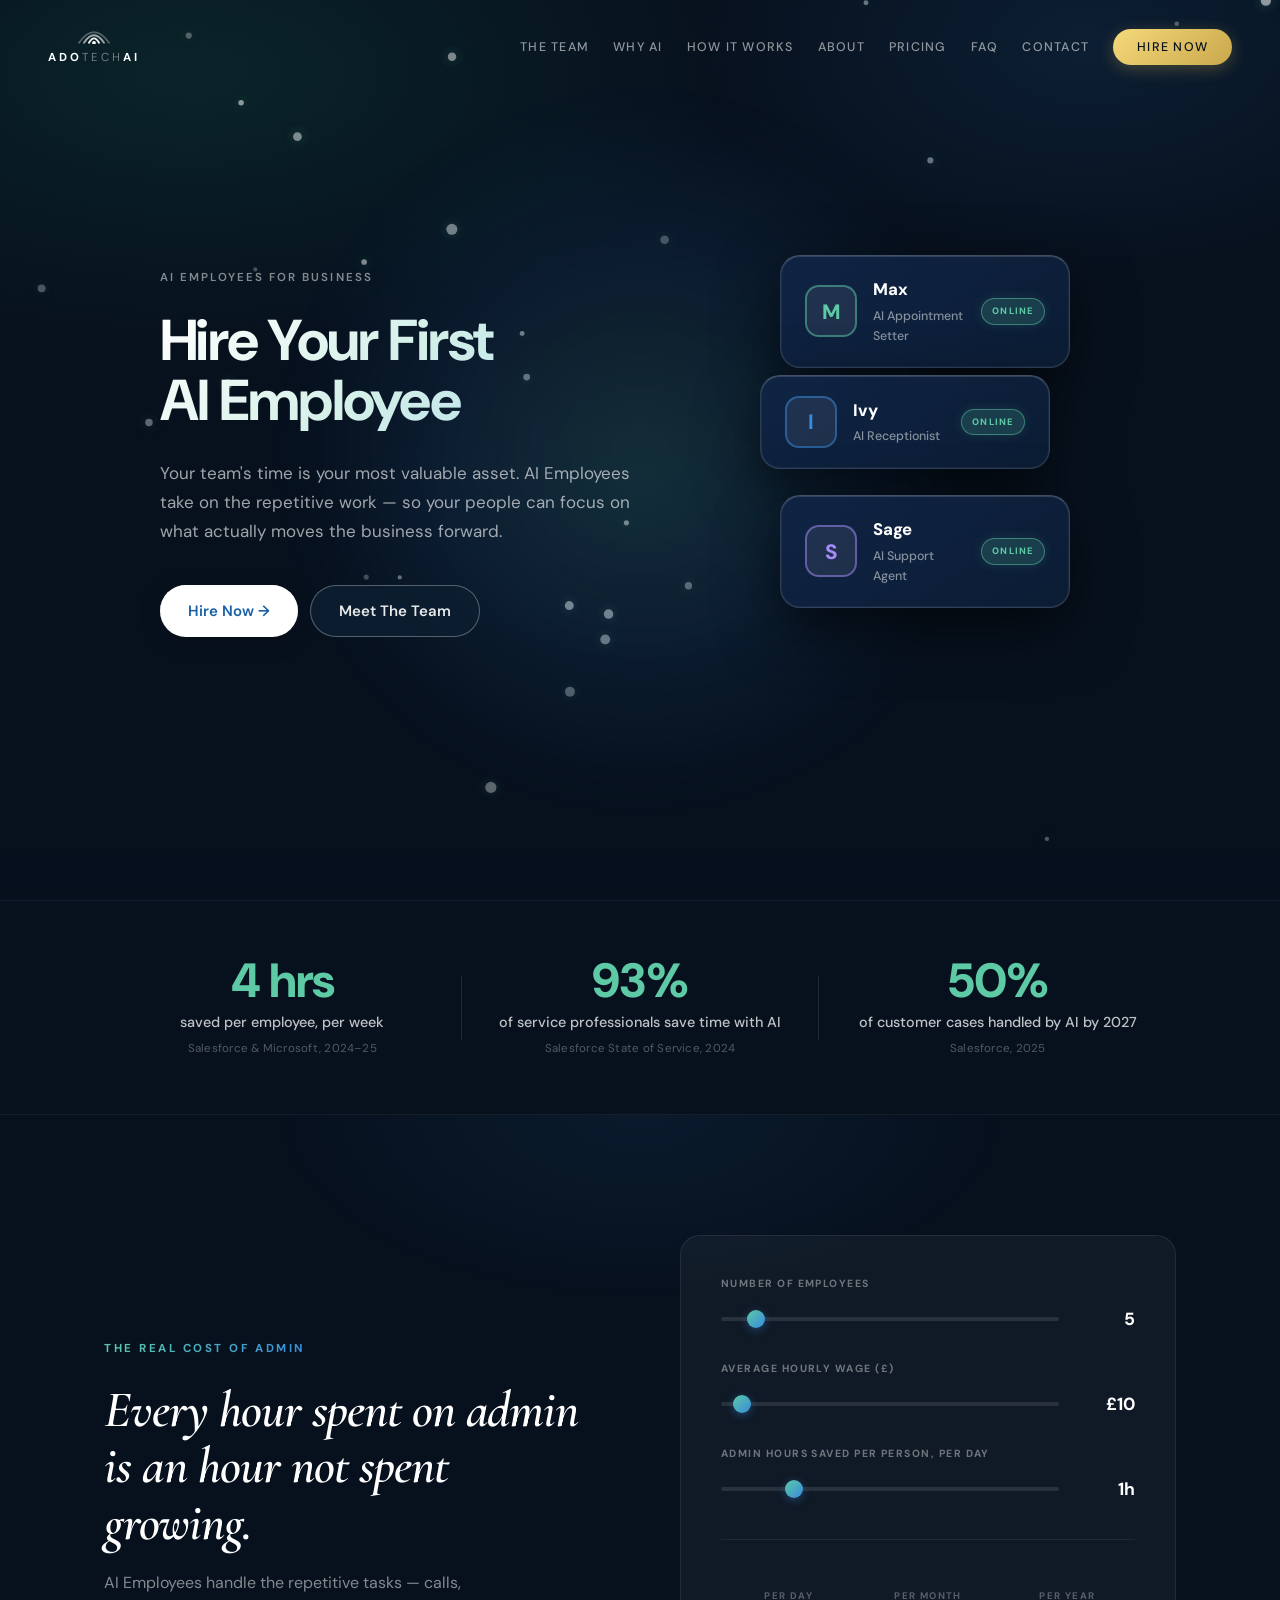
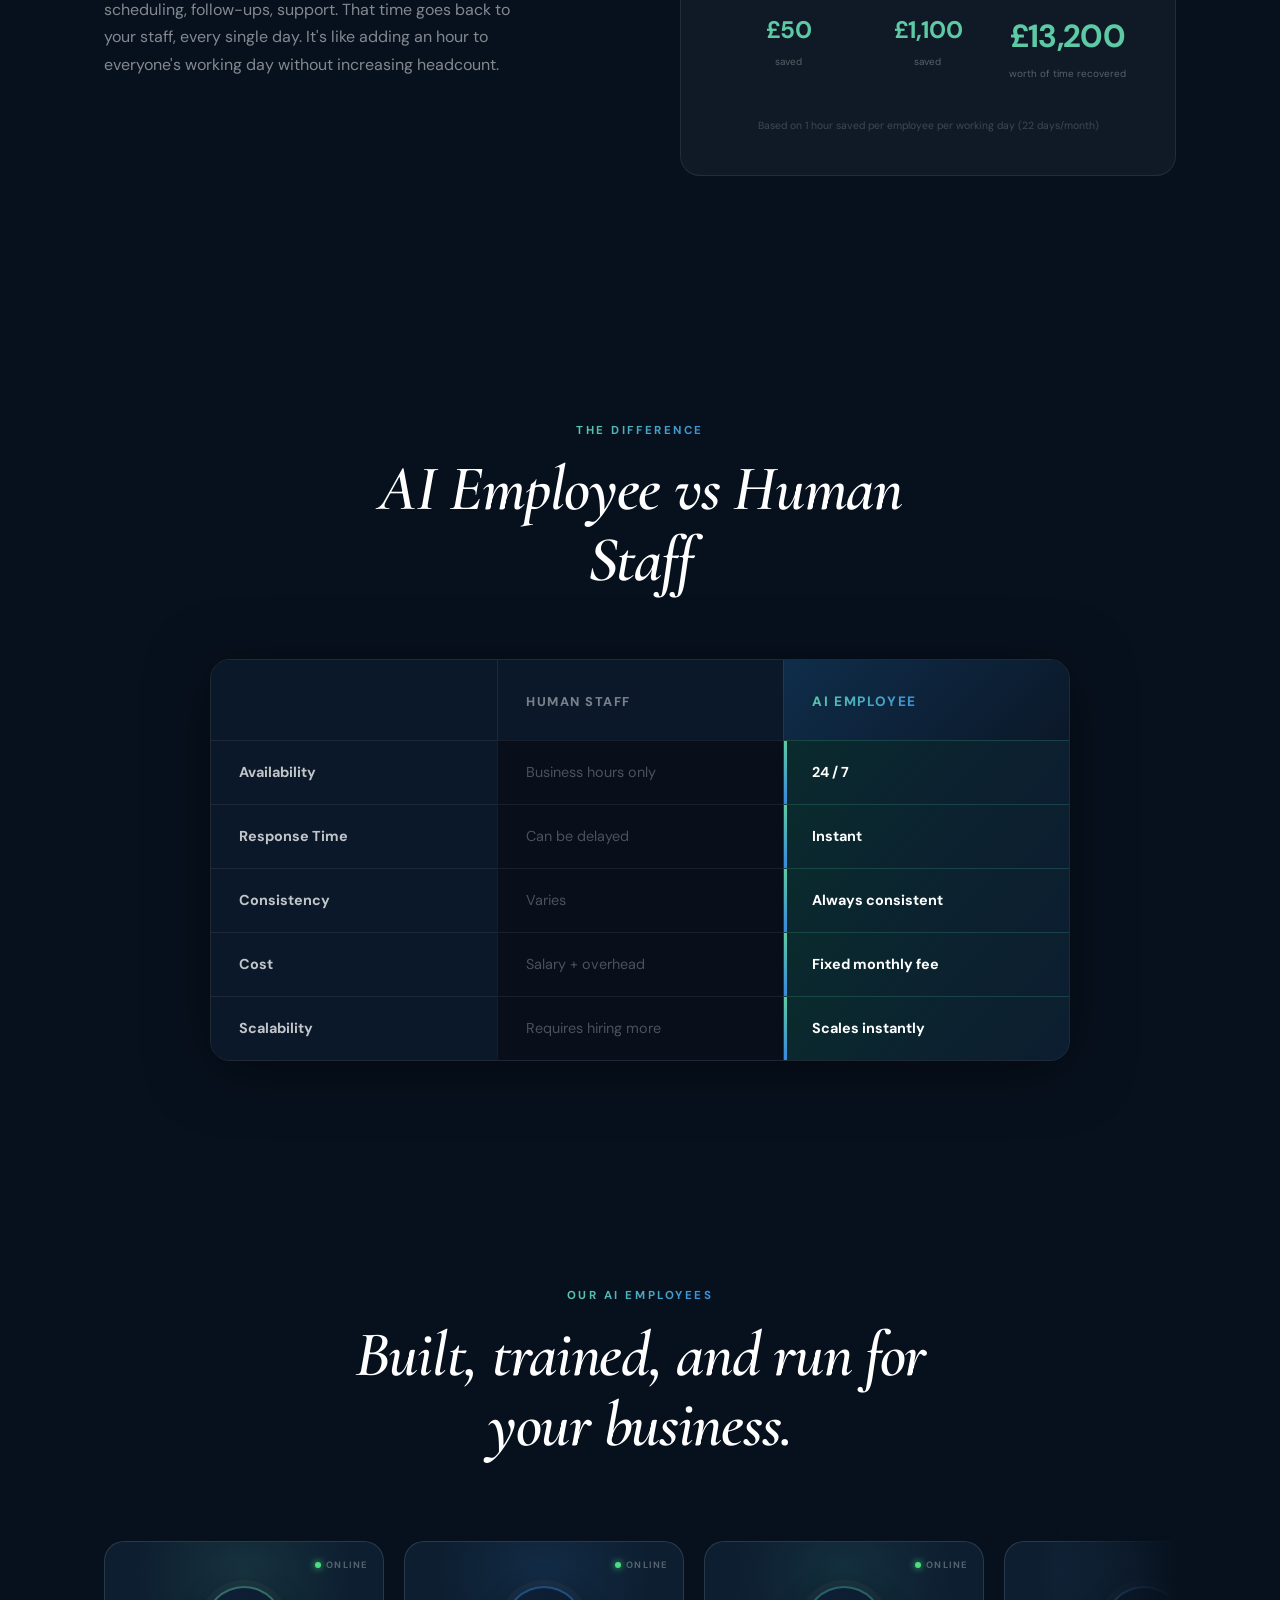
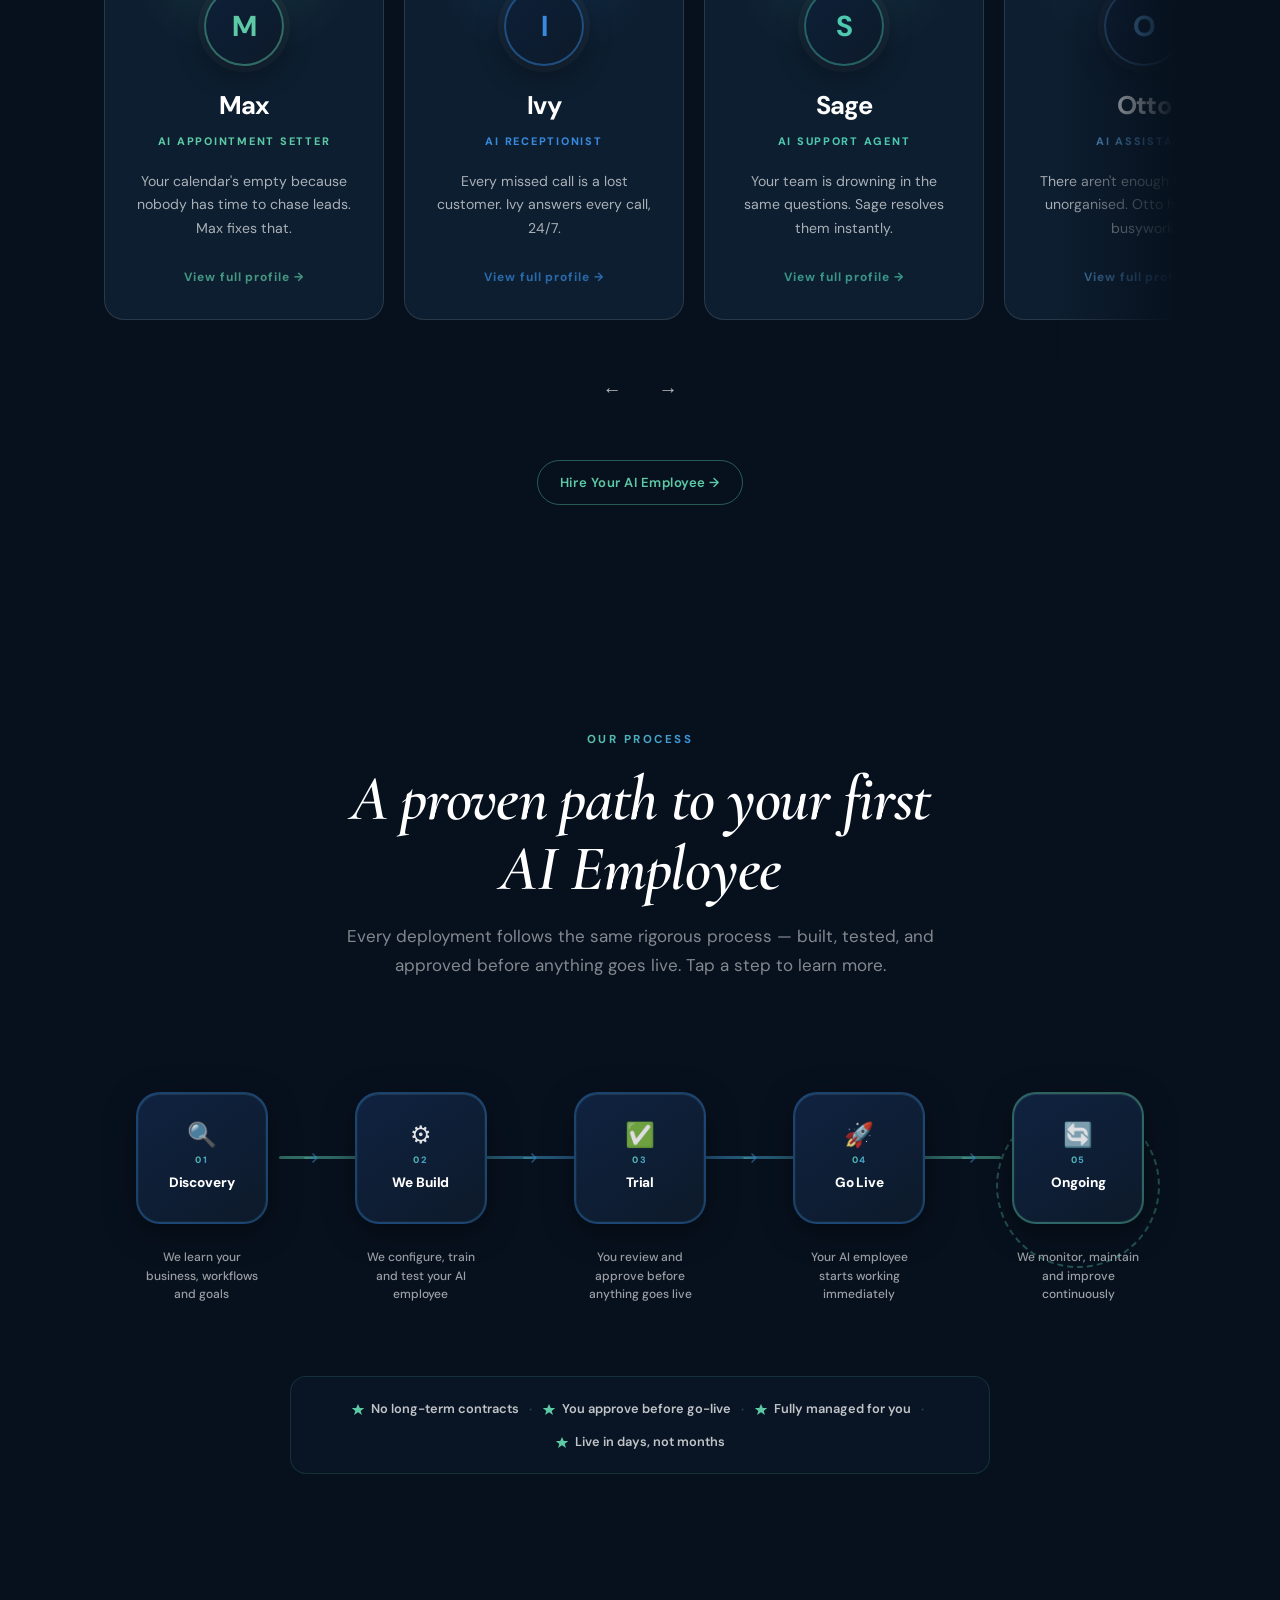
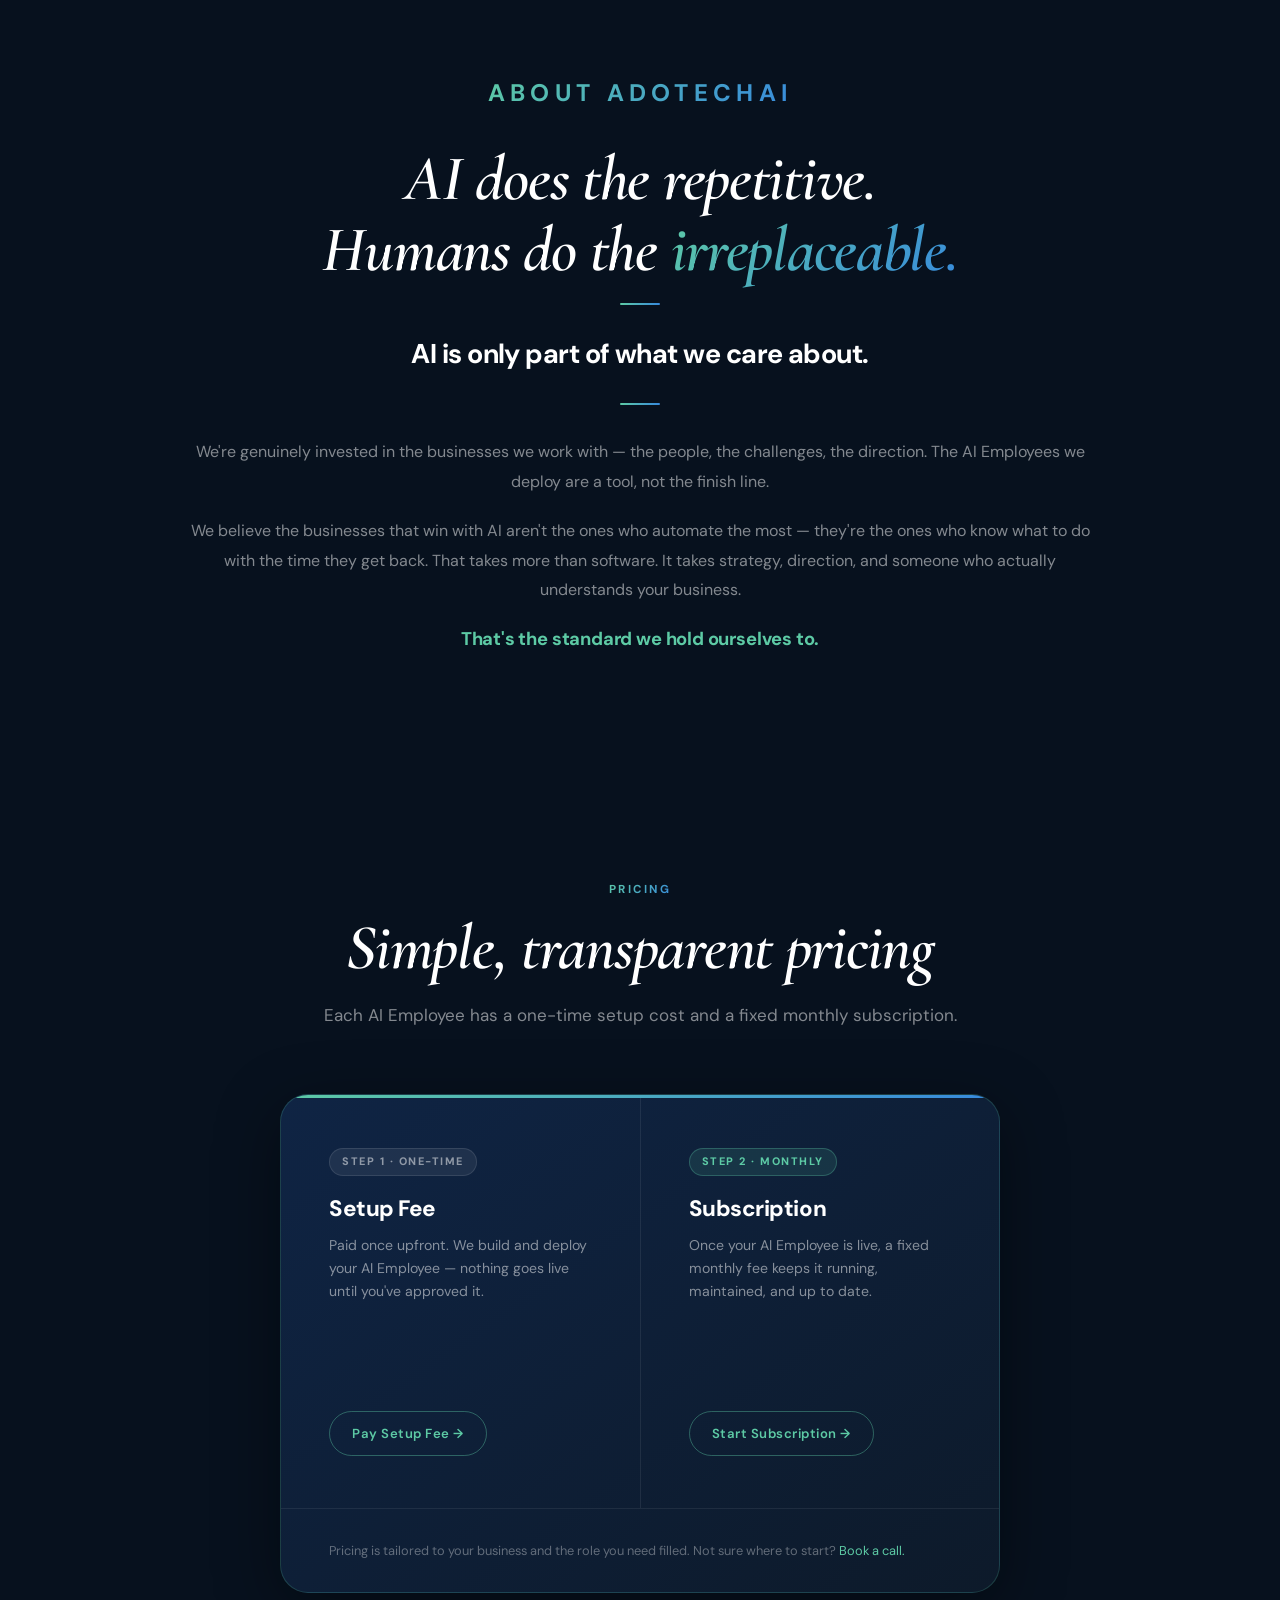
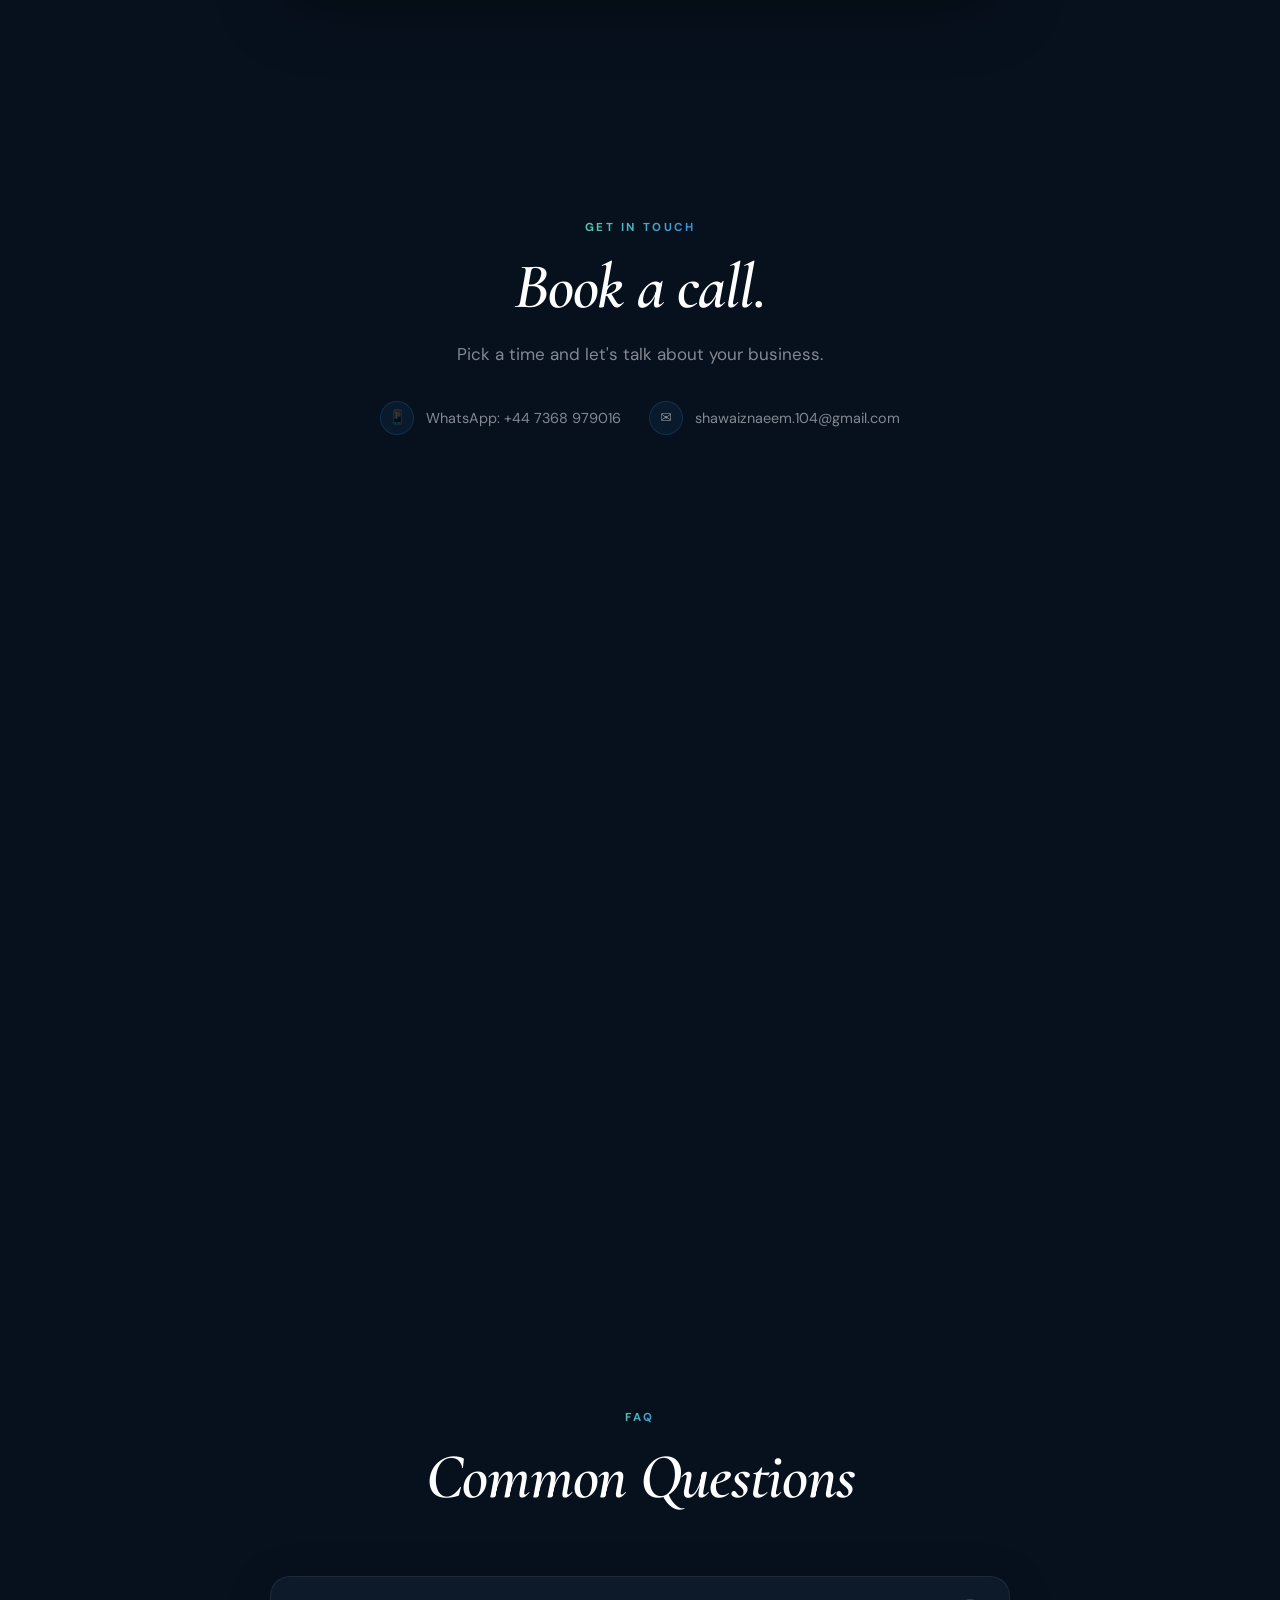
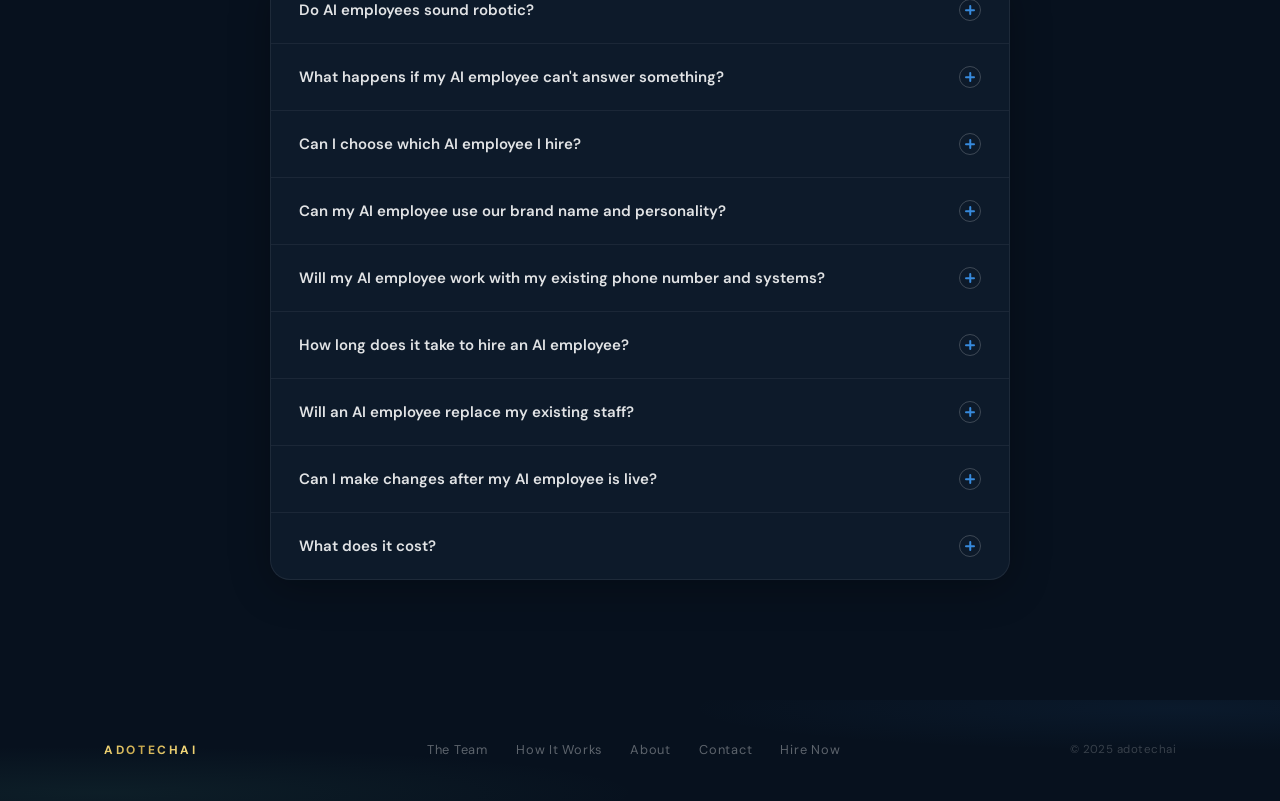
<file: index.html>
<!DOCTYPE html>
<html lang="en">
<head>
  <meta charset="UTF-8" />
  <meta name="viewport" content="width=device-width, initial-scale=1.0" />
  <title>adotechai — AI Employees For Business</title>
  <meta name="description" content="Hire AI Employees for your business. AI Receptionists, Secretaries and Support Agents — voice and text, built and run by adotechai." />
  <link rel="preconnect" href="https://fonts.googleapis.com" />
  <link rel="preconnect" href="https://fonts.gstatic.com" crossorigin />
  <link href="https://fonts.googleapis.com/css2?family=Cormorant+Garamond:ital,wght@0,400;0,600;0,700;1,400;1,600&family=DM+Sans:wght@300;400;500;600;700&display=swap" rel="stylesheet" />
  <link rel="stylesheet" href="styles.css" />
  <style>
    /* ============================================================
       SITE NAV
       ============================================================ */
    .site-nav {
      position: fixed;
      top: 0; left: 0; right: 0;
      z-index: 1000;
      display: flex;
      align-items: center;
      justify-content: space-between;
      padding: 24px 48px;
      transition: background 0.4s ease, padding 0.3s ease, border-color 0.4s ease;
      border-bottom: 1px solid transparent;
    }
    .site-nav.scrolled {
      background: rgba(5,16,29,0.97);
      backdrop-filter: blur(24px);
      -webkit-backdrop-filter: blur(24px);
      padding: 16px 48px;
      border-color: rgba(255,255,255,0.06);
    }
    .site-nav__logo {
      display: flex;
      flex-direction: column;
      align-items: center;
      gap: 5px;
      text-decoration: none;
    }
    .site-nav__logo-text {
      font-family: var(--font);
      font-size: 0.72rem;
      letter-spacing: 0.26em;
      text-transform: uppercase;
    }
    .n-ado  { font-weight: 700; color: #fff; }
    .n-tech { font-weight: 300; color: rgba(255,255,255,0.5); }
    .n-ai   { font-weight: 700; color: #fff; }

    .site-nav__links {
      display: flex;
      align-items: center;
      gap: 24px;
      list-style: none;
      margin: 0; padding: 0;
    }
    .site-nav__links a {
      font-family: var(--font);
      font-size: 0.78rem;
      font-weight: 500;
      letter-spacing: 0.1em;
      text-transform: uppercase;
      color: rgba(255,255,255,0.55);
      text-decoration: none;
      transition: color 0.2s ease;
    }
    .site-nav__links a:hover { color: #fff; }

    .site-nav__buy {
      font-family: var(--font);
      font-size: 0.78rem;
      font-weight: 700;
      letter-spacing: 0.1em;
      text-transform: uppercase;
      color: #07111e !important;
      background: linear-gradient(135deg, #f5d97a, #c9a84c);
      padding: 10px 24px;
      border-radius: 100px;
      text-decoration: none !important;
      transition: opacity 0.2s ease, transform 0.2s ease, box-shadow 0.2s ease;
      box-shadow: 0 4px 16px rgba(201,168,76,0.3);
    }
    .site-nav__buy:hover {
      opacity: 0.92;
      transform: translateY(-1px);
      box-shadow: 0 8px 24px rgba(201,168,76,0.4);
    }

    /* Mobile nav toggle */
    .site-nav__toggle {
      display: none;
      flex-direction: column;
      gap: 5px;
      background: none;
      border: none;
      cursor: none;
      padding: 4px;
    }
    .site-nav__toggle span {
      display: block;
      width: 22px;
      height: 1.5px;
      background: rgba(255,255,255,0.7);
      transition: transform 0.25s ease, opacity 0.25s ease;
    }
    .site-nav__toggle.open span:nth-child(1) { transform: translateY(6.5px) rotate(45deg); }
    .site-nav__toggle.open span:nth-child(2) { opacity: 0; }
    .site-nav__toggle.open span:nth-child(3) { transform: translateY(-6.5px) rotate(-45deg); }

    .site-nav__mobile {
      display: none;
      position: fixed;
      top: 0; left: 0; right: 0;
      background: rgba(5,16,29,0.97);
      backdrop-filter: blur(24px);
      -webkit-backdrop-filter: blur(24px);
      padding: 80px 32px 40px;
      flex-direction: column;
      gap: 8px;
      z-index: 999;
    }
    .site-nav__mobile.open { display: flex; }
    .site-nav__mobile a {
      font-family: var(--font);
      font-size: 1.1rem;
      font-weight: 500;
      color: rgba(255,255,255,0.7);
      text-decoration: none;
      padding: 12px 0;
      border-bottom: 1px solid rgba(255,255,255,0.06);
      transition: color 0.2s ease;
    }
    .site-nav__mobile a:hover { color: #fff; }
    .site-nav__mobile .site-nav__buy {
      margin-top: 16px;
      text-align: center;
      display: block;
      color: #07111e !important;
    }

    /* ============================================================
       HERO — split layout
       ============================================================ */
    .hero { padding-top: 0; }

    .hero__content {
      position: relative;
      z-index: 6;
      display: flex;
      align-items: center;
      justify-content: center;
      gap: 80px;
      width: 100%;
      max-width: 1160px;
      opacity: 0;
      transform: translateY(28px);
      animation: heroEnter 0.9s cubic-bezier(0.22, 1, 0.36, 1) 0.2s forwards;
    }
    @keyframes heroEnter {
      to { opacity: 1; transform: translateY(0); }
    }
    .hero__left {
      flex: 1 1 460px;
      max-width: 520px;
    }
    .hero__right {
      flex: 0 0 360px;
      position: relative;
    }
    .hero__trust {
      display: flex;
      align-items: center;
      gap: 10px;
      margin-top: 28px;
      flex-wrap: wrap;
    }
    .hero__trust-item {
      display: flex;
      align-items: center;
      gap: 6px;
      font-size: 0.775rem;
      font-weight: 500;
      color: rgba(255,255,255,0.42);
    }
    .hero__trust-sep { color: rgba(255,255,255,0.2); font-size: 0.85rem; }
    .hero__trust-dot {
      width: 7px; height: 7px;
      border-radius: 50%; flex-shrink: 0;
    }
    .hero__trust-dot--green {
      background: #5DCAA5;
      box-shadow: 0 0 6px rgba(93,202,165,0.7);
      animation: dotPulse 2s ease-in-out infinite;
    }
    @keyframes dotPulse {
      0%, 100% { opacity: 1; }
      50% { opacity: 0.35; }
    }

    /* floating employee cards */
    .hero__cards-stack {
      position: relative;
      height: 390px;
      width: 100%;
    }
    .hero__emp-card {
      position: absolute;
      z-index: 1;
      display: flex;
      align-items: center;
      gap: 16px;
      background: linear-gradient(145deg, #0f2444, #0b1c34);
      border: 1px solid rgba(255,255,255,0.14);
      border-top: 1px solid rgba(255,255,255,0.22);
      border-radius: 20px;
      padding: 20px 24px;
      width: 290px;
      box-shadow:
        0 20px 60px rgba(0,0,0,0.6),
        0 0 0 1px rgba(255,255,255,0.05) inset,
        0 1px 0 rgba(255,255,255,0.1) inset;
    }
    .hero__emp-card--1 { top: 0; left: 20px; animation: floatA 6s ease-in-out infinite; }
    .hero__emp-card--2 { top: 120px; left: 0; animation: floatB 7s ease-in-out infinite 0.8s; }
    .hero__emp-card--3 { top: 240px; left: 20px; animation: floatA 8s ease-in-out infinite 1.6s; }
    @keyframes floatA {
      0%, 100% { transform: translateY(0); }
      50% { transform: translateY(-12px); }
    }
    @keyframes floatB {
      0%, 100% { transform: translateY(0); }
      50% { transform: translateY(10px); }
    }
    .hero__emp-avatar {
      width: 52px; height: 52px;
      border-radius: 14px;
      border: 2px solid;
      display: flex; align-items: center; justify-content: center;
      font-family: var(--font);
      font-size: 1.3rem; font-weight: 800;
      flex-shrink: 0;
      background: rgba(255,255,255,0.07);
    }
    .hero__emp-name { font-size: 1.05rem; font-weight: 800; color: #fff; margin: 0; letter-spacing: -0.01em; }
    .hero__emp-role { font-size: 0.78rem; font-weight: 500; color: rgba(255,255,255,0.5); margin: 4px 0 0; }
    .hero__emp-info { flex: 1; }
    .hero__emp-badge {
      font-size: 0.58rem; font-weight: 800;
      text-transform: uppercase; letter-spacing: 0.12em;
      padding: 5px 10px; border-radius: 100px; flex-shrink: 0;
    }
    .hero__emp-badge--green {
      background: rgba(93,202,165,0.18);
      color: #5DCAA5;
      border: 1px solid rgba(93,202,165,0.5);
      box-shadow: 0 0 12px rgba(93,202,165,0.15);
    }
    .hero__stat-card {
      position: absolute;
      bottom: 0; right: 0;
      background: linear-gradient(135deg, rgba(55,138,221,0.2), rgba(93,202,165,0.12));
      backdrop-filter: blur(20px);
      -webkit-backdrop-filter: blur(20px);
      border: 1px solid rgba(255,255,255,0.12);
      border-radius: 16px;
      padding: 18px 22px;
      text-align: center;
      animation: floatB 5s ease-in-out infinite 0.3s;
    }
    .hero__stat-num { font-size: 1.75rem; font-weight: 700; color: #5DCAA5; margin: 0; line-height: 1; }
    .hero__stat-label { font-size: 0.68rem; color: rgba(255,255,255,0.5); margin: 4px 0 0; text-transform: uppercase; letter-spacing: 0.08em; }

    @media (max-width: 900px) {
      .hero__content { flex-direction: column; gap: 48px; }
      .hero__left { max-width: 100%; text-align: center; }
      .hero__trust { justify-content: center; }
      .hero__ctas { justify-content: center; }
      .hero__right { width: 100%; display: flex; justify-content: center; }
      .hero__cards-stack { width: 300px; }
    }
    @media (max-width: 480px) {
      .hero__right { display: none; }
    }

    /* ============================================================
       LINEUP — carousel
       ============================================================ */
    .lineup-section {
      position: relative;
      padding: 100px 0 120px;
      background: transparent;
      overflow: hidden;
    }
    .lineup-header {
      text-align: center;
      margin-bottom: 56px;
      padding: 0 24px;
    }
    .lineup-title {
      font-family: var(--font);
      font-size: clamp(2.6rem, 5vw, 4.5rem);
      font-weight: 700;
      letter-spacing: -0.035em;
      color: var(--text);
      line-height: 1.0;
      margin-bottom: 14px;
    }
    .lineup-sub {
      font-size: 1rem;
      color: var(--text-muted);
    }

    /* Carousel wrapper */
    .lineup-carousel-wrap {
      position: relative;
    }
    .lineup-carousel {
      display: flex;
      gap: 20px;
      overflow-x: auto;
      scroll-snap-type: x mandatory;
      scroll-behavior: smooth;
      -ms-overflow-style: none;
      scrollbar-width: none;
      padding: 16px 0 40px calc((100vw - 980px) / 2);
    }
    .lineup-carousel::-webkit-scrollbar { display: none; }

    /* Fade edges */
    .lineup-carousel-wrap::after {
      content: '';
      position: absolute;
      top: 0; right: 0; bottom: 0;
      width: 120px;
      background: linear-gradient(to right, transparent, #07111e);
      pointer-events: none;
      z-index: 2;
    }

    /* ---- Profile Card ---- */

    /* Per-card accent colours — teal/blue palette */
    .lineup-card:nth-child(1) { --card-accent: #5DCAA5; --card-ring: rgba(93,202,165,0.45);  --card-glow: rgba(93,202,165,0.12);  }
    .lineup-card:nth-child(2) { --card-accent: #378ADD; --card-ring: rgba(55,138,221,0.45);  --card-glow: rgba(55,138,221,0.12);  }
    .lineup-card:nth-child(3) { --card-accent: #4dc9b0; --card-ring: rgba(77,201,176,0.4);   --card-glow: rgba(77,201,176,0.1);   }
    .lineup-card:nth-child(4) { --card-accent: #5ba3e0; --card-ring: rgba(91,163,224,0.4);   --card-glow: rgba(91,163,224,0.1);   }
    .lineup-card:nth-child(5) { --card-accent: #3ebfa8; --card-ring: rgba(62,191,168,0.4);   --card-glow: rgba(62,191,168,0.08);  }
    .lineup-card:nth-child(6) { --card-accent: #6bb8f0; --card-ring: rgba(107,184,240,0.4);  --card-glow: rgba(107,184,240,0.08); }
    .lineup-card:nth-child(7) { --card-accent: #f5d97a; --card-ring: rgba(245,217,122,0.4);  --card-glow: rgba(245,217,122,0.08); }

    .lineup-card {
      flex: 0 0 280px;
      scroll-snap-align: start;
      background: #0d1e30;
      border: 1px solid rgba(255,255,255,0.12);
      border-radius: 20px;
      cursor: pointer;
      opacity: 0;
      transform: translateY(24px);
      transition: opacity 0.6s ease, transform 0.6s ease, box-shadow 0.3s ease, border-color 0.3s ease;
      display: flex;
      flex-direction: column;
      align-items: center;
      text-align: center;
      padding: 44px 32px 32px;
      position: relative;
      overflow: hidden;
    }
    /* Subtle top glow blob */
    .lineup-card::before {
      content: '';
      position: absolute;
      top: -60px; left: 50%;
      transform: translateX(-50%);
      width: 220px; height: 180px;
      background: radial-gradient(ellipse at center, var(--card-glow) 0%, transparent 70%);
      pointer-events: none;
    }
    .lineup-card:last-child { margin-right: calc((100vw - 980px) / 2); }
    .lineup-card.visible { opacity: 1; transform: translateY(0); }
    .lineup-card:nth-child(2) { transition-delay: 0.1s; }
    .lineup-card:nth-child(3) { transition-delay: 0.2s; }
    .lineup-card:nth-child(4) { transition-delay: 0.3s; }
    .lineup-card:nth-child(5) { transition-delay: 0.4s; }
    .lineup-card:nth-child(6) { transition-delay: 0.5s; }
    .lineup-card:nth-child(7) { transition-delay: 0.6s; }
    .lineup-card:hover {
      border-color: var(--card-ring);
      box-shadow: 0 20px 56px rgba(0,0,0,0.4), 0 0 0 1px var(--card-ring);
      transform: translateY(-6px);
    }
    .lineup-card.visible:hover { transform: translateY(-6px); }

    /* Avatar */
    .lineup-card__avatar {
      width: 80px; height: 80px;
      border-radius: 50%;
      background: linear-gradient(135deg, #0d2038, #0d1a2a);
      border: 2px solid var(--card-ring);
      box-shadow: 0 0 0 6px rgba(255,255,255,0.03), 0 8px 28px rgba(0,0,0,0.4);
      display: flex; align-items: center; justify-content: center;
      font-family: var(--font);
      font-size: 1.8rem;
      font-weight: 700;
      color: var(--card-accent);
      margin-bottom: 20px;
      position: relative; z-index: 1;
      flex-shrink: 0;
    }
    .lineup-card--custom .lineup-card__avatar {
      border-style: dashed;
      border-color: rgba(245,217,122,0.35);
      font-size: 1.4rem;
    }

    /* Status badge */
    .lineup-card__status {
      position: absolute;
      top: 16px; right: 16px;
      display: flex; align-items: center; gap: 5px;
      font-size: 0.58rem;
      font-weight: 700;
      letter-spacing: 0.12em;
      text-transform: uppercase;
      color: rgba(255,255,255,0.3);
    }
    .lineup-card__status::before {
      content: '';
      width: 6px; height: 6px;
      border-radius: 50%;
      background: #4ade80;
      box-shadow: 0 0 7px #4ade80;
    }
    .lineup-card--custom .lineup-card__status::before {
      background: #f5d97a;
      box-shadow: 0 0 7px rgba(245,217,122,0.7);
    }

    /* Name */
    .lineup-card__name {
      font-family: var(--font);
      font-size: 1.6rem;
      font-weight: 700;
      color: #fff;
      letter-spacing: -0.03em;
      margin-bottom: 6px;
      position: relative; z-index: 1;
    }

    /* Role title */
    .lineup-card__role {
      font-size: 0.68rem;
      font-weight: 800;
      letter-spacing: 0.16em;
      text-transform: uppercase;
      color: var(--card-accent);
      margin-bottom: 20px;
      position: relative; z-index: 1;
    }

    /* Tagline */
    .lineup-card__tagline {
      font-size: 0.88rem;
      color: rgba(255,255,255,0.65);
      line-height: 1.65;
      margin-bottom: 0;
      position: relative; z-index: 1;
      display: block;
    }

    /* Divider */
    .lineup-card__divider {
      width: 100%;
      height: 1px;
      background: rgba(255,255,255,0.06);
      margin-bottom: 20px;
    }

    /* Key facts list */
    .lineup-card__facts {
      list-style: none;
      padding: 0; margin: 0 0 24px;
      width: 100%;
      text-align: left;
      position: relative; z-index: 1;
    }
    .lineup-card__facts li {
      display: flex;
      align-items: center;
      gap: 10px;
      font-size: 0.78rem;
      color: rgba(255,255,255,0.55);
      padding: 6px 0;
      border-bottom: 1px solid rgba(255,255,255,0.04);
    }
    .lineup-card__facts li:last-child { border-bottom: none; }
    .lineup-card__facts li::before {
      content: '';
      width: 5px; height: 5px;
      border-radius: 50%;
      background: var(--card-accent);
      flex-shrink: 0;
      opacity: 0.7;
    }

    /* View profile CTA */
    .lineup-card__cta {
      font-size: 0.75rem;
      font-weight: 700;
      letter-spacing: 0.08em;
      color: var(--card-accent);
      opacity: 0.7;
      transition: opacity 0.2s ease;
      margin-top: 28px;
      position: relative; z-index: 1;
      display: block;
    }
    .lineup-card:hover .lineup-card__cta { opacity: 1; }

    /* Hide old elements no longer used */
    .lineup-card__chips, .lineup-card__chip,
    .lineup-card__footer, .lineup-card__more, .lineup-card__num,
    .lineup-card__tasks, .lineup-card__number,
    .lineup-card__header, .lineup-card__body,
    .lineup-card__badge { display: none; }

    /* Carousel nav arrows */
    .lineup-nav {
      display: flex;
      align-items: center;
      justify-content: center;
      gap: 12px;
      margin-top: 8px;
    }
    .lineup-nav__btn {
      width: 44px; height: 44px;
      border-radius: 50%;
      border: none;
      background: transparent;
      display: flex; align-items: center; justify-content: center;
      cursor: pointer;
      transition: transform 0.2s ease, opacity 0.2s ease;
      font-size: 1.2rem;
      color: #fff;
      opacity: 0.7;
    }
    .lineup-nav__btn:hover {
      transform: scale(1.15);
      opacity: 1;
    }

    /* Hide old elements */
    .lineup-card__tasks, .lineup-card__number,
    .lineup-card__badge { display: none; }

    /* ============================================================
       ROI CALCULATOR — dark section
       ============================================================ */
    .roi-section {
      background: transparent;
      padding: 120px 0;
      position: relative;
      overflow: hidden;
    }
    .roi-section::before {
      content: '';
      position: absolute;
      top: -200px; left: 50%;
      transform: translateX(-50%);
      width: 800px; height: 400px;
      background: radial-gradient(ellipse at center, rgba(55,138,221,0.08) 0%, transparent 65%);
      pointer-events: none;
    }
    .roi-inner {
      display: grid;
      grid-template-columns: 1fr 1fr;
      gap: 80px;
      align-items: center;
    }
    .roi-left {}
    .roi-headline {
      font-family: var(--font);
      font-size: clamp(2rem, 4vw, 3.2rem);
      font-weight: 700;
      color: #fff;
      letter-spacing: -0.03em;
      line-height: 1.15;
      margin-bottom: 20px;
    }
    .roi-headline em {
      font-style: normal;
      color: #5DCAA5;
    }
    .roi-lead {
      font-size: 1rem;
      color: rgba(255,255,255,0.5);
      line-height: 1.7;
      max-width: 420px;
    }

    /* Calculator card */
    .roi-card {
      background: rgba(255,255,255,0.04);
      border: 1px solid rgba(255,255,255,0.08);
      border-radius: 20px;
      padding: 40px;
    }
    .roi-inputs {
      display: flex;
      flex-direction: column;
      gap: 28px;
      margin-bottom: 36px;
    }
    .roi-field label {
      display: block;
      font-size: 0.65rem;
      font-weight: 700;
      letter-spacing: 0.14em;
      text-transform: uppercase;
      color: rgba(255,255,255,0.4);
      margin-bottom: 12px;
    }
    .roi-field__row {
      display: flex;
      align-items: center;
      gap: 16px;
    }
    .roi-field input[type="range"] {
      flex: 1;
      -webkit-appearance: none;
      appearance: none;
      height: 4px;
      border-radius: 2px;
      background: rgba(255,255,255,0.1);
      outline: none;
      cursor: pointer;
    }
    .roi-field input[type="range"]::-webkit-slider-thumb {
      -webkit-appearance: none;
      width: 18px; height: 18px;
      border-radius: 50%;
      background: linear-gradient(135deg, #5DCAA5, #378ADD);
      cursor: pointer;
      box-shadow: 0 2px 8px rgba(55,138,221,0.4);
    }
    .roi-field__val {
      font-family: var(--font);
      font-size: 1.1rem;
      font-weight: 700;
      color: #fff;
      min-width: 60px;
      text-align: right;
    }

    /* Output numbers */
    .roi-outputs {
      display: grid;
      grid-template-columns: repeat(3, 1fr);
      gap: 4px;
      border-top: 1px solid rgba(255,255,255,0.07);
      padding-top: 32px;
    }
    .roi-out {
      text-align: center;
      padding: 16px 8px;
    }
    .roi-out__period {
      font-size: 0.6rem;
      font-weight: 700;
      letter-spacing: 0.14em;
      text-transform: uppercase;
      color: rgba(255,255,255,0.3);
      margin-bottom: 8px;
    }
    .roi-out__num {
      font-family: var(--font);
      font-size: 1.5rem;
      font-weight: 700;
      color: #5DCAA5;
      letter-spacing: -0.02em;
      transition: transform 0.2s ease;
    }
    .roi-out__sub {
      font-size: 0.62rem;
      color: rgba(255,255,255,0.3);
      margin-top: 4px;
    }
    .roi-out--highlight .roi-out__num {
      font-size: 2rem;
      color: #5DCAA5;
    }
    .roi-disclaimer {
      font-size: 0.65rem;
      color: rgba(255,255,255,0.2);
      text-align: center;
      margin-top: 20px;
    }

    @media (max-width: 860px) {
      .roi-inner { grid-template-columns: 1fr; gap: 48px; }
    }

    /* ============================================================
       COMPARISON — light bg
       ============================================================ */
    .difference-section {
      background: transparent;
      padding: 80px 0;
      position: relative;
    }

    /* ============================================================
       PROCESS — horizontal flow
       ============================================================ */
    .process-flow-wrap {
      position: relative;
      padding: 48px 0 32px;
    }

    /* Bold connecting line */
    .process-flow-wrap::before {
      content: '';
      position: absolute;
      top: 112px;
      left: calc(10% + 68px);
      right: calc(10% + 68px);
      height: 3px;
      background: linear-gradient(to right, #5DCAA5, #378ADD, #5DCAA5);
      opacity: 0.5;
      border-radius: 2px;
    }

    .process-flow {
      display: flex;
      align-items: flex-start;
      justify-content: space-between;
      gap: 0;
    }

    .process-step-wrap {
      flex: 1;
      display: flex;
      align-items: flex-start;
    }

    .process-step {
      flex: 1;
      display: flex;
      flex-direction: column;
      align-items: center;
      cursor: pointer;
      position: relative;
    }

    .process-step__node {
      width: 132px; height: 132px;
      border-radius: 24px;
      background: linear-gradient(145deg, #0f2240, #0d1a2a);
      border: 2px solid rgba(55,138,221,0.35);
      box-shadow:
        0 8px 32px rgba(0,0,0,0.45),
        0 0 0 1px rgba(93,202,165,0.06) inset,
        0 1px 0 rgba(255,255,255,0.06) inset;
      display: flex;
      flex-direction: column;
      align-items: center;
      justify-content: center;
      gap: 4px;
      margin-bottom: 24px;
      transition: transform 0.25s ease, border-color 0.25s ease, box-shadow 0.25s ease;
      position: relative;
      z-index: 2;
    }
    .process-step:hover .process-step__node {
      transform: translateY(-8px);
      border-color: #5DCAA5;
      box-shadow:
        0 24px 56px rgba(55,138,221,0.25),
        0 0 32px rgba(93,202,165,0.12),
        0 0 0 1px rgba(93,202,165,0.15) inset;
    }

    .process-step__icon {
      font-size: 1.5rem;
      line-height: 1;
      margin-bottom: 2px;
    }

    .process-step__num {
      font-size: 0.58rem;
      font-weight: 800;
      letter-spacing: 0.18em;
      background: linear-gradient(135deg, #5DCAA5, #378ADD);
      -webkit-background-clip: text;
      -webkit-text-fill-color: transparent;
      background-clip: text;
      text-transform: uppercase;
    }
    .process-step__label {
      font-family: var(--font);
      font-size: 0.85rem;
      font-weight: 800;
      color: #fff;
      letter-spacing: -0.01em;
    }

    /* Sub-label below node */
    .process-step__sub {
      font-size: 0.75rem;
      font-weight: 500;
      color: rgba(255,255,255,0.6);
      text-align: center;
      line-height: 1.55;
      max-width: 130px;
    }

    /* Arrow between steps */
    .process-arrow {
      flex-shrink: 0;
      display: flex;
      align-items: center;
      justify-content: center;
      height: 132px;
      padding: 0 2px;
      position: relative;
      z-index: 1;
    }
    .process-arrow svg {
      width: 20px; height: 20px;
      opacity: 0.5;
    }

    /* Spinning ring on Ongoing step */
    .process-step--ongoing .process-step__node {
      border-color: rgba(93,202,165,0.4);
    }
    .process-step--ongoing::before {
      content: '';
      position: absolute;
      top: 50%;
      left: 50%;
      transform: translate(-50%, calc(-50% - 12px));
      width: 164px; height: 164px;
      border-radius: 50%;
      border: 2px dashed rgba(93,202,165,0.35);
      pointer-events: none;
      z-index: 1;
      animation: spin-slow 18s linear infinite;
    }
    @keyframes spin-slow {
      to { transform: translate(-50%, calc(-50% - 12px)) rotate(360deg); }
    }

    /* Trust badge row */
    .process-trust {
      display: flex;
      align-items: center;
      justify-content: center;
      flex-wrap: wrap;
      gap: 10px 4px;
      margin-top: 40px;
      padding: 20px 28px;
      background: rgba(13,26,42,0.6);
      border: 1px solid rgba(93,202,165,0.15);
      border-radius: 16px;
      max-width: 700px;
      margin-left: auto;
      margin-right: auto;
    }
    .process-trust__item {
      display: flex;
      align-items: center;
      gap: 6px;
      font-size: 0.8rem;
      font-weight: 600;
      color: rgba(255,255,255,0.75);
    }
    .process-trust__sep {
      color: rgba(93,202,165,0.3);
      font-size: 1rem;
      padding: 0 6px;
    }

    /* Hide old elements */
    .process-ring { display: none; }

    /* ============================================================
       PROCESS POP-UP MODAL
       ============================================================ */
    .process-modal-overlay {
      position: fixed;
      inset: 0;
      background: rgba(7,17,30,0.72);
      backdrop-filter: blur(8px);
      -webkit-backdrop-filter: blur(8px);
      z-index: 2000;
      display: flex;
      align-items: center;
      justify-content: center;
      padding: 24px;
      opacity: 0;
      pointer-events: none;
      transition: opacity 0.25s ease;
    }
    .process-modal-overlay.open {
      opacity: 1;
      pointer-events: all;
    }
    .process-modal {
      background: #0d1a2a;
      border: 1px solid rgba(255,255,255,0.1);
      border-radius: 20px;
      padding: 40px 36px;
      max-width: 460px;
      width: 100%;
      position: relative;
      transform: translateY(20px) scale(0.97);
      transition: transform 0.28s ease;
      box-shadow: 0 32px 80px rgba(0,0,0,0.6);
    }
    .process-modal-overlay.open .process-modal {
      transform: translateY(0) scale(1);
    }
    .process-modal__close {
      position: absolute;
      top: 16px; right: 16px;
      width: 32px; height: 32px;
      border-radius: 50%;
      background: rgba(255,255,255,0.06);
      border: none;
      cursor: pointer;
      font-size: 1rem;
      display: flex;
      align-items: center;
      justify-content: center;
      color: rgba(255,255,255,0.6);
      transition: background 0.2s ease;
    }
    .process-modal__close:hover { background: rgba(255,255,255,0.12); }
    .process-modal__step {
      font-size: 0.65rem;
      font-weight: 700;
      letter-spacing: 0.18em;
      text-transform: uppercase;
      color: #378ADD;
      margin-bottom: 10px;
    }
    .process-modal__title {
      font-family: var(--font);
      font-size: 1.6rem;
      font-weight: 700;
      letter-spacing: -0.02em;
      color: var(--text);
      margin-bottom: 16px;
    }
    .process-modal__body {
      font-size: 0.95rem;
      color: var(--text-muted);
      line-height: 1.75;
    }
    .process-modal__body ul {
      margin: 12px 0 0;
      padding: 0;
      list-style: none;
      display: flex;
      flex-direction: column;
      gap: 10px;
    }
    .process-modal__body ul li {
      padding-left: 20px;
      position: relative;
    }
    .process-modal__body ul li::before {
      content: '';
      position: absolute;
      left: 0; top: 7px;
      width: 6px; height: 6px;
      border-radius: 50%;
      background: linear-gradient(135deg, #5DCAA5, #378ADD);
    }

    /* ============================================================
       ABOUT SECTION — dark
       ============================================================ */
    .about-section {
      position: relative;
      padding: 100px 0;
      background: transparent;
      overflow: hidden;
      text-align: center;
    }
    .about-section .container { position: relative; z-index: 1; }

    .about-mission {
      font-family: var(--font);
      font-size: clamp(1.6rem, 3.2vw, 2.75rem);
      font-weight: 700;
      letter-spacing: -0.025em;
      color: #fff;
      max-width: 680px;
      margin: 0 auto 16px;
      line-height: 1.2;
    }
    .about-mission em {
      font-style: normal;
      background: linear-gradient(135deg, #5DCAA5, #378ADD);
      -webkit-background-clip: text;
      -webkit-text-fill-color: transparent;
      background-clip: text;
    }
    .about-sub {
      color: rgba(255,255,255,0.4);
      font-size: 1rem;
      max-width: 460px;
      margin: 0 auto 72px;
      line-height: 1.75;
    }

    .founders-grid {
      display: grid;
      grid-template-columns: 1fr 1fr;
      gap: 24px;
      max-width: 100%;
      margin: 0 auto;
    }
    .founder-card {
      background: rgba(255,255,255,0.04);
      border: 1px solid rgba(255,255,255,0.08);
      border-radius: 24px;
      padding: 56px 40px;
      text-align: center;
      transition: background 0.25s ease, border-color 0.25s ease;
      display: flex;
      flex-direction: column;
      align-items: center;
    }
    .founder-card:hover {
      background: rgba(255,255,255,0.07);
      border-color: rgba(255,255,255,0.14);
    }
    .founder-card__initials {
      width: 96px;
      height: 96px;
      border-radius: 50%;
      background: linear-gradient(135deg, #1D9E75, #185FA5);
      display: flex;
      align-items: center;
      justify-content: center;
      margin: 0 auto 28px;
      font-family: var(--font);
      font-size: 1.8rem;
      font-weight: 700;
      color: #fff;
      letter-spacing: 0.04em;
      box-shadow: 0 8px 32px rgba(0,0,0,0.3);
    }
    .founder-card__name {
      font-family: var(--font);
      font-size: 1.6rem;
      font-weight: 700;
      color: #fff;
      margin-bottom: 8px;
      letter-spacing: -0.02em;
    }
    .founder-card__title {
      font-size: 0.72rem;
      font-weight: 600;
      letter-spacing: 0.12em;
      text-transform: uppercase;
      color: rgba(255,255,255,0.3);
      margin-bottom: 20px;
    }
    .founder-card__bio {
      font-size: 0.88rem;
      color: rgba(255,255,255,0.4);
      line-height: 1.7;
    }

    /* ============================================================
       CONTACT — light section updates
       ============================================================ */
    .contact-direct {
      display: flex;
      flex-direction: row;
      flex-wrap: wrap;
      gap: 28px;
      margin-top: 32px;
      justify-content: center;
    }
    .contact-direct a {
      display: flex;
      align-items: center;
      gap: 12px;
      font-size: 0.9rem;
      color: var(--text-muted);
      text-decoration: none;
      transition: color 0.2s ease;
    }
    .contact-direct a:hover { color: var(--blue); }
    .contact-direct__icon {
      width: 34px;
      height: 34px;
      border-radius: 50%;
      background: rgba(55,138,221,0.08);
      border: 1px solid rgba(55,138,221,0.18);
      display: flex;
      align-items: center;
      justify-content: center;
      font-size: 0.85rem;
      flex-shrink: 0;
    }

    /* ============================================================
       FOOTER updates
       ============================================================ */
    .footer__nav-new {
      display: flex;
      gap: 28px;
      flex-wrap: wrap;
      justify-content: center;
    }
    .footer__nav-new a {
      font-size: 0.8rem;
      color: rgba(255,255,255,0.35);
      text-decoration: none;
      letter-spacing: 0.06em;
      transition: color 0.2s ease;
    }
    .footer__nav-new a:hover { color: rgba(255,255,255,0.7); }

    /* ============================================================
       RESPONSIVE
       ============================================================ */

    /* About stats row */
    .about-stats {
      display: flex;
      align-items: center;
      justify-content: center;
      gap: 0;
      margin: 32px auto 64px;
      max-width: 560px;
    }
    .about-stat {
      display: flex;
      flex-direction: column;
      align-items: center;
      gap: 6px;
      flex: 1;
    }
    .about-stat__num {
      font-family: var(--font);
      font-size: 2.6rem;
      font-weight: 700;
      letter-spacing: -0.03em;
      color: #fff;
      line-height: 1;
    }
    .about-stat__label {
      font-size: 0.72rem;
      font-weight: 500;
      letter-spacing: 0.1em;
      text-transform: uppercase;
      color: rgba(255,255,255,0.35);
    }
    .about-stat__divider {
      width: 1px;
      height: 48px;
      background: rgba(255,255,255,0.1);
      flex-shrink: 0;
    }

    /* Photo avatar */
    .founder-card__initials--photo {
      background: none;
      overflow: hidden;
      padding: 0;
    }
    .founder-card__initials--photo img {
      width: 100%;
      height: 100%;
      object-fit: cover;
      object-position: center top;
    }

    /* LinkedIn link */
    .founder-card__linkedin {
      display: inline-flex;
      align-items: center;
      gap: 7px;
      margin-top: 20px;
      font-size: 0.72rem;
      font-weight: 600;
      letter-spacing: 0.06em;
      color: rgba(255,255,255,0.25);
      text-decoration: none;
      border: 1px solid rgba(255,255,255,0.1);
      border-radius: 100px;
      padding: 8px 16px;
      transition: color 0.2s ease, border-color 0.2s ease, background 0.2s ease;
    }
    .founder-card__linkedin:hover {
      color: #fff;
      border-color: rgba(255,255,255,0.3);
      background: rgba(255,255,255,0.06);
    }

    /* Founder "more" link */
    .founder-card__more {
      display: block;
      margin-top: 12px;
      font-size: 0.75rem;
      font-weight: 600;
      letter-spacing: 0.08em;
      color: rgba(255,255,255,0.3);
      transition: color 0.2s ease;
    }
    .founder-card:hover .founder-card__more { color: rgba(255,255,255,0.7); }

    /* Shared modal — reuse process modal styles, add lineup/founder variant */
    .info-modal-overlay {
      position: fixed;
      inset: 0;
      background: rgba(7,17,30,0.72);
      backdrop-filter: blur(8px);
      -webkit-backdrop-filter: blur(8px);
      z-index: 2000;
      display: flex;
      align-items: center;
      justify-content: center;
      padding: 24px;
      opacity: 0;
      pointer-events: none;
      transition: opacity 0.25s ease;
    }
    .info-modal-overlay.open {
      opacity: 1;
      pointer-events: all;
    }
    .info-modal {
      background: #0d1a2a;
      border: 1px solid rgba(255,255,255,0.08);
      border-radius: 20px;
      padding: 40px 36px;
      max-width: 480px;
      width: 100%;
      position: relative;
      transform: translateY(20px) scale(0.97);
      transition: transform 0.28s ease;
      box-shadow: 0 32px 80px rgba(0,0,0,0.5);
    }
    .info-modal-overlay.open .info-modal {
      transform: translateY(0) scale(1);
    }
    .info-modal__close {
      position: absolute;
      top: 16px; right: 16px;
      width: 32px; height: 32px;
      border-radius: 50%;
      background: rgba(255,255,255,0.06);
      border: none;
      cursor: pointer;
      font-size: 0.9rem;
      display: flex;
      align-items: center;
      justify-content: center;
      color: rgba(255,255,255,0.6);
      transition: background 0.2s ease;
    }
    .info-modal__close:hover { background: rgba(255,255,255,0.12); }
    .info-modal__badge {
      display: inline-flex;
      align-items: center;
      gap: 6px;
      font-size: 0.62rem;
      font-weight: 700;
      letter-spacing: 0.15em;
      text-transform: uppercase;
      padding: 5px 12px;
      border-radius: 100px;
      margin-bottom: 20px;
    }
    .info-modal__badge--voice { background: rgba(93,202,165,0.1); color: #5DCAA5; border: 1px solid rgba(93,202,165,0.22); }
    .info-modal__badge--text  { background: rgba(55,138,221,0.1); color: #378ADD; border: 1px solid rgba(55,138,221,0.22); }
    .info-modal__badge--person { background: rgba(245,217,122,0.1); color: #f5d97a; border: 1px solid rgba(245,217,122,0.22); }
    .info-modal__title {
      font-family: var(--font);
      font-size: 1.6rem;
      font-weight: 700;
      letter-spacing: -0.02em;
      color: #fff;
      margin-bottom: 10px;
    }
    .info-modal__tagline {
      font-size: 0.92rem;
      color: rgba(255,255,255,0.45);
      margin-bottom: 24px;
      line-height: 1.6;
    }
    .info-modal__list {
      list-style: none;
      padding: 0; margin: 0;
      display: flex;
      flex-direction: column;
      gap: 12px;
    }
    .info-modal__list li {
      font-size: 0.9rem;
      color: rgba(255,255,255,0.65);
      padding-left: 20px;
      position: relative;
      line-height: 1.5;
    }
    .info-modal__list li::before {
      content: '';
      position: absolute;
      left: 0; top: 6px;
      width: 6px; height: 6px;
      border-radius: 50%;
      background: linear-gradient(135deg, #5DCAA5, #378ADD);
    }
    .info-modal__cta {
      display: block;
      margin-top: 28px;
      text-align: center;
    }

    /* Mobile step list (shown below 700px, ring hidden) */
    .process-steps-mobile {
      display: none;
      flex-direction: column;
      gap: 10px;
      max-width: 480px;
      margin: 0 auto;
    }
    .process-step-btn {
      width: 100%;
      display: flex;
      align-items: center;
      justify-content: space-between;
      padding: 18px 24px;
      background: linear-gradient(145deg, #0f2240, #0d1a2a);
      border: 1px solid rgba(55,138,221,0.25);
      border-radius: 12px;
      font-family: var(--font);
      font-size: 0.95rem;
      font-weight: 600;
      color: #fff;
      cursor: pointer;
      transition: border-color 0.2s ease, box-shadow 0.2s ease;
    }
    .process-step-btn span:last-child {
      font-size: 1.2rem;
      color: #5DCAA5;
      font-weight: 700;
    }
    .process-step-btn:hover {
      border-color: #5DCAA5;
      box-shadow: 0 4px 16px rgba(93,202,165,0.15);
    }

    @media (max-width: 1100px) {
      .lineup-grid { grid-template-columns: repeat(2, 1fr); }
    }
    @media (max-width: 620px) {
      .lineup-grid { grid-template-columns: 1fr; max-width: 400px; margin: 0 auto; }
      .founders-grid { grid-template-columns: 1fr; }
    }
    @media (max-width: 700px) {
      .process-ring { display: none; }
      .process-flow-wrap { display: none; }
      .process-steps-mobile { display: flex; }
      .roi-outputs { grid-template-columns: 1fr; }
      .roi-out--highlight .roi-out__num { font-size: 1.5rem; }
      .lineup-carousel-wrap::after { width: 60px; }
      .lineup-carousel { padding-left: max(20px, calc((100vw - 980px) / 2)); }
      .lineup-card:last-child { margin-right: 20px; }
      .calendly-inline-widget { min-width: 0 !important; width: 100% !important; }
    }
    @media (max-width: 768px) {
      .site-nav { padding: 16px 20px; }
      .site-nav.scrolled { padding: 14px 20px; }
      .site-nav__links { display: none; }
      .site-nav__buy.desktop-only { display: none; }
      .site-nav__toggle { display: flex; }
      .about-mission { font-size: clamp(1.4rem, 5vw, 2rem); }
    }

    /* ============================================================
       ABOUT — MANIFESTO CARD
       ============================================================ */
    .about-manifesto {
      max-width: 900px;
      margin: 0 auto;
      text-align: center;
    }
    .about-manifesto__lead {
      font-family: var(--font);
      font-size: clamp(1.3rem, 2.5vw, 1.7rem);
      font-weight: 700;
      color: #fff;
      letter-spacing: -0.02em;
      line-height: 1.25;
      margin: 0 0 32px;
    }
    .about-manifesto__divider {
      width: 40px;
      height: 2px;
      background: linear-gradient(to right, #5DCAA5, #378ADD);
      border-radius: 2px;
      margin: 0 auto 32px;
    }
    .about-manifesto__body {
      font-size: 1rem;
      color: rgba(255,255,255,0.5);
      line-height: 1.85;
      margin: 0 0 20px;
    }
    .about-manifesto__body:last-of-type { margin-bottom: 40px; }
    .about-manifesto__closing {
      font-family: var(--font);
      font-size: clamp(1rem, 1.8vw, 1.15rem);
      font-weight: 700;
      color: #5DCAA5;
      letter-spacing: -0.01em;
      margin: 0;
    }
    @media (max-width: 600px) {
      .about-manifesto { padding: 0 4px; }
    }
  </style>
</head>
<body>

  <!-- Full-page particle field -->
  <canvas class="page-particles" id="pageParticles"></canvas>

  <!-- Custom cursor -->
  <div class="cursor-dot" id="cursorDot"></div>
  <div class="cursor-ring" id="cursorRing"></div>

  <!-- ===================== NAV ===================== -->
  <nav class="site-nav" id="siteNav">
    <a href="#hero" class="site-nav__logo">
      <svg width="36" height="20" viewBox="0 0 28 16" fill="none" aria-hidden="true">
        <path d="M2 15 Q14 -2 26 15" stroke="rgba(255,255,255,0.3)" stroke-width="1.5" stroke-linecap="round" fill="none"/>
        <path d="M6 15 Q14 3 22 15"  stroke="rgba(255,255,255,0.6)" stroke-width="1.5" stroke-linecap="round" fill="none"/>
        <path d="M10 15 Q14 8 18 15" stroke="rgba(255,255,255,0.95)" stroke-width="1.5" stroke-linecap="round" fill="none"/>
        <circle cx="14" cy="15" r="1.5" fill="#ffffff"/>
      </svg>
      <span class="site-nav__logo-text">
        <span class="n-ado">ado</span><span class="n-tech">tech</span><span class="n-ai">ai</span>
      </span>
    </a>

    <ul class="site-nav__links">
      <li><a href="#lineup">The Team</a></li>
      <li><a href="#comparison">Why AI</a></li>
      <li><a href="#process">How It Works</a></li>
      <li><a href="#about">About</a></li>
      <li><a href="#pricing">Pricing</a></li>
      <li><a href="#faq">FAQ</a></li>
      <li><a href="#contact">Contact</a></li>
      <li><a href="#pricing" class="site-nav__buy desktop-only">Hire Now</a></li>
    </ul>

    <button class="site-nav__toggle" id="navToggle" aria-label="Open menu">
      <span></span><span></span><span></span>
    </button>
  </nav>

  <!-- Mobile nav -->
  <div class="site-nav__mobile" id="mobileNav">
    <a href="#lineup" onclick="closeMobileNav()">The Team</a>
    <a href="#comparison" onclick="closeMobileNav()">Why AI</a>
    <a href="#process" onclick="closeMobileNav()">How It Works</a>
    <a href="#about" onclick="closeMobileNav()">About</a>
    <a href="#pricing" onclick="closeMobileNav()">Pricing</a>
    <a href="#faq" onclick="closeMobileNav()">FAQ</a>
    <a href="#contact" onclick="closeMobileNav()">Contact</a>
    <a href="#pricing" class="site-nav__buy" onclick="closeMobileNav()">Hire Now</a>
  </div>

  <!-- ===================== HERO ===================== -->
  <section class="hero" id="hero">
    <div class="hero__stage">
      <div class="hero__content">
        <div class="hero__glow"></div>

        <div class="hero__left">
          <p class="hero__eyebrow">AI Employees For Business</p>
          <h1 class="hero__headline">Hire Your First<br>AI Employee</h1>
          <p class="hero__sub">Your team's time is your most valuable asset. AI Employees take on the repetitive work — so your people can focus on what actually moves the business forward.</p>
          <div class="hero__ctas">
            <a href="#pricing" class="btn btn--hero-primary">Hire Now →</a>
            <a href="#lineup" class="btn btn--hero-outline">Meet The Team</a>
          </div>
        </div>

        <div class="hero__right">
          <div class="hero__cards-stack">
            <div class="hero__emp-card hero__emp-card--1">
              <div class="hero__emp-avatar" style="border-color:rgba(93,202,165,0.5);color:#5DCAA5;">M</div>
              <div class="hero__emp-info">
                <p class="hero__emp-name">Max</p>
                <p class="hero__emp-role">AI Appointment Setter</p>
              </div>
              <span class="hero__emp-badge hero__emp-badge--green">Online</span>
            </div>
            <div class="hero__emp-card hero__emp-card--2">
              <div class="hero__emp-avatar" style="border-color:rgba(55,138,221,0.5);color:#378ADD;">I</div>
              <div class="hero__emp-info">
                <p class="hero__emp-name">Ivy</p>
                <p class="hero__emp-role">AI Receptionist</p>
              </div>
              <span class="hero__emp-badge hero__emp-badge--green">Online</span>
            </div>
            <div class="hero__emp-card hero__emp-card--3">
              <div class="hero__emp-avatar" style="border-color:rgba(167,139,250,0.5);color:#a78bfa;">S</div>
              <div class="hero__emp-info">
                <p class="hero__emp-name">Sage</p>
                <p class="hero__emp-role">AI Support Agent</p>
              </div>
              <span class="hero__emp-badge hero__emp-badge--green">Online</span>
            </div>
          </div>
        </div>
      </div>
    </div>

    <div class="hero__fade"></div>
  </section>

  <!-- ===================== SOCIAL PROOF STATS ===================== -->
  <section class="stats-strip">
    <div class="container">
      <div class="stats-strip__inner">
        <div class="stats-strip__item">
          <p class="stats-strip__num">4 hrs</p>
          <p class="stats-strip__label">saved per employee, per week</p>
          <p class="stats-strip__source">Salesforce &amp; Microsoft, 2024–25</p>
        </div>
        <div class="stats-strip__divider"></div>
        <div class="stats-strip__item">
          <p class="stats-strip__num">93%</p>
          <p class="stats-strip__label">of service professionals save time with AI</p>
          <p class="stats-strip__source">Salesforce State of Service, 2024</p>
        </div>
        <div class="stats-strip__divider"></div>
        <div class="stats-strip__item">
          <p class="stats-strip__num">50%</p>
          <p class="stats-strip__label">of customer cases handled by AI by 2027</p>
          <p class="stats-strip__source">Salesforce, 2025</p>
        </div>
      </div>
    </div>
  </section>

  <!-- ===================== ROI CALCULATOR ===================== -->
  <section class="roi-section" id="roi">
    <div class="container">
      <div class="roi-inner">

        <div class="roi-left">
          <p class="section__eyebrow section__eyebrow" style="margin-bottom:24px;">The Real Cost of Admin</p>
          <h2 class="section__display" style="font-size:clamp(2rem,4vw,3.2rem);text-align:left;">Every hour spent on admin<br>is an hour <em>not spent</em> growing.</h2>
          <p class="roi-lead">AI Employees handle the repetitive tasks — calls, scheduling, follow-ups, support. That time goes back to your staff, every single day. It's like adding an hour to everyone's working day without increasing headcount.</p>
        </div>

        <div class="roi-card">
          <div class="roi-inputs">
            <div class="roi-field">
              <label>Number of employees</label>
              <div class="roi-field__row">
                <input type="range" id="roiEmployees" min="1" max="50" value="5" step="1">
                <span class="roi-field__val" id="roiEmployeesVal">5</span>
              </div>
            </div>
            <div class="roi-field">
              <label>Average hourly wage (£)</label>
              <div class="roi-field__row">
                <input type="range" id="roiWage" min="8" max="60" value="10" step="1">
                <span class="roi-field__val" id="roiWageVal">£10</span>
              </div>
            </div>
            <div class="roi-field">
              <label>Admin hours saved per person, per day</label>
              <div class="roi-field__row">
                <input type="range" id="roiHours" min="0.5" max="3" value="1" step="0.5">
                <span class="roi-field__val" id="roiHoursVal">1h</span>
              </div>
            </div>
          </div>

          <div class="roi-outputs">
            <div class="roi-out">
              <p class="roi-out__period">Per Day</p>
              <p class="roi-out__num" id="roiDay">£50</p>
              <p class="roi-out__sub">saved</p>
            </div>
            <div class="roi-out">
              <p class="roi-out__period">Per Month</p>
              <p class="roi-out__num" id="roiMonth">£1,500</p>
              <p class="roi-out__sub">saved</p>
            </div>
            <div class="roi-out roi-out--highlight">
              <p class="roi-out__period">Per Year</p>
              <p class="roi-out__num" id="roiYear">£18,000</p>
              <p class="roi-out__sub">worth of time recovered</p>
            </div>
          </div>

          <p class="roi-disclaimer">Based on 1 hour saved per employee per working day (22 days/month)</p>
        </div>

      </div>
    </div>
  </section>
  <!-- ===================== COMPARISON ===================== -->
  <section class="section" id="comparison" style="padding: 120px 0;">
    <div class="container">
      <div class="section__header">
        <p class="section__eyebrow">The Difference</p>
        <h2 class="section__display">AI Employee vs Human Staff</h2>
      </div>
      <div class="compare-grid">
        <div class="compare-col compare-col--label">
          <div class="compare-col__header"></div>
          <div class="compare-row__label">Availability</div>
          <div class="compare-row__label">Response Time</div>
          <div class="compare-row__label">Consistency</div>
          <div class="compare-row__label">Cost</div>
          <div class="compare-row__label">Scalability</div>
        </div>
        <div class="compare-col compare-col--human">
          <div class="compare-col__header">
            <span class="compare-col__tag">Human Staff</span>
          </div>
          <div class="compare-row__cell compare-row__cell--dim">Business hours only</div>
          <div class="compare-row__cell compare-row__cell--dim">Can be delayed</div>
          <div class="compare-row__cell compare-row__cell--dim">Varies</div>
          <div class="compare-row__cell compare-row__cell--dim">Salary + overhead</div>
          <div class="compare-row__cell compare-row__cell--dim">Requires hiring more</div>
        </div>
        <div class="compare-col compare-col--ai">
          <div class="compare-col__header">
            <span class="compare-col__tag compare-col__tag--ai">AI Employee</span>
          </div>
          <div class="compare-row__cell compare-row__cell--win">24 / 7</div>
          <div class="compare-row__cell compare-row__cell--win">Instant</div>
          <div class="compare-row__cell compare-row__cell--win">Always consistent</div>
          <div class="compare-row__cell compare-row__cell--win">Fixed monthly fee</div>
          <div class="compare-row__cell compare-row__cell--win">Scales instantly</div>
        </div>
      </div>
    </div>
  </section>

  <!-- ===================== LINEUP ===================== -->
  <section class="lineup-section" id="lineup">
    <div class="container">
      <div class="lineup-header">
        <div class="section__header">
          <p class="section__eyebrow">Our AI Employees</p>
          <h2 class="section__display">Built, trained, and run for your business.</h2>
        </div>
      </div>

      <div class="lineup-carousel-wrap">
        <div class="lineup-carousel" id="lineupCarousel">

          <!-- Max — AI Appointment Setter -->
          <div class="lineup-card" onclick="openLineupModal(0)">
            <span class="lineup-card__status">Online</span>
            <div class="lineup-card__avatar">M</div>
            <p class="lineup-card__name">Max</p>
            <p class="lineup-card__role">AI Appointment Setter</p>
            <span class="lineup-card__tagline">Your calendar's empty because nobody has time to chase leads. Max fixes that.</span>
            <span class="lineup-card__cta">View full profile →</span>
          </div>

          <!-- Ivy — AI Receptionist -->
          <div class="lineup-card" onclick="openLineupModal(1)">
            <span class="lineup-card__status">Online</span>
            <div class="lineup-card__avatar">I</div>
            <p class="lineup-card__name">Ivy</p>
            <p class="lineup-card__role">AI Receptionist</p>
            <span class="lineup-card__tagline">Every missed call is a lost customer. Ivy answers every call, 24/7.</span>
            <span class="lineup-card__cta">View full profile →</span>
          </div>

          <!-- Sage — AI Support Agent -->
          <div class="lineup-card" onclick="openLineupModal(2)">
            <span class="lineup-card__status">Online</span>
            <div class="lineup-card__avatar">S</div>
            <p class="lineup-card__name">Sage</p>
            <p class="lineup-card__role">AI Support Agent</p>
            <span class="lineup-card__tagline">Your team is drowning in the same questions. Sage resolves them instantly.</span>
            <span class="lineup-card__cta">View full profile →</span>
          </div>

          <!-- Otto — AI Assistant -->
          <div class="lineup-card" onclick="openLineupModal(3)">
            <span class="lineup-card__status">Online</span>
            <div class="lineup-card__avatar">O</div>
            <p class="lineup-card__name">Otto</p>
            <p class="lineup-card__role">AI Assistant</p>
            <span class="lineup-card__tagline">There aren't enough hours to be unorganised. Otto handles the busywork.</span>
            <span class="lineup-card__cta">View full profile →</span>
          </div>

          <!-- Iris — AI Research Assistant -->
          <div class="lineup-card" onclick="openLineupModal(4)">
            <span class="lineup-card__status">Online</span>
            <div class="lineup-card__avatar">Ir</div>
            <p class="lineup-card__name">Iris</p>
            <p class="lineup-card__role">AI Research Assistant</p>
            <span class="lineup-card__tagline">Your reps walk into calls unprepared. Iris makes sure they never do again.</span>
            <span class="lineup-card__cta">View full profile →</span>
          </div>

          <!-- Leo — AI Content Creator -->
          <div class="lineup-card" onclick="openLineupModal(5)">
            <span class="lineup-card__status">Online</span>
            <div class="lineup-card__avatar">L</div>
            <p class="lineup-card__name">Leo</p>
            <p class="lineup-card__role">AI Content Creator</p>
            <span class="lineup-card__tagline">Filming content is slow and expensive. Leo publishes in minutes.</span>
            <span class="lineup-card__cta">View full profile →</span>
          </div>

          <!-- Custom AI Employee -->
          <div class="lineup-card lineup-card--custom" onclick="document.getElementById('contact').scrollIntoView({behavior:'smooth'})">
            <span class="lineup-card__status">Available</span>
            <div class="lineup-card__avatar">+</div>
            <p class="lineup-card__name">Your Role</p>
            <p class="lineup-card__role">Custom AI Employee</p>
            <span class="lineup-card__tagline">Built around your workflow, your team, and your goals.</span>
            <span class="lineup-card__cta">Let's build yours →</span>
          </div>

        </div><!-- /.lineup-carousel -->
      </div><!-- /.lineup-carousel-wrap -->

      <div class="lineup-nav">
        <button class="lineup-nav__btn" id="lineupPrev" aria-label="Previous">&#8592;</button>
        <button class="lineup-nav__btn" id="lineupNext" aria-label="Next">&#8594;</button>
      </div>

      <div style="text-align:center; margin-top: 48px;">
        <a href="#pricing" class="pricing-row__btn" style="margin-top:0;">Hire Your AI Employee →</a>
      </div>
    </div>
  </section>

  <!-- ===================== PROCESS ===================== -->
  <section class="section section--alt" id="process">
    <div class="container">
      <div class="section__header">
        <p class="section__eyebrow">Our Process</p>
        <h2 class="section__display">A proven path to your first AI Employee</h2>
        <p class="section__lead" style="margin-top:8px;">Every deployment follows the same rigorous process — built, tested, and approved before anything goes live. Tap a step to learn more.</p>
      </div>

      <!-- Horizontal process flow -->
      <div class="process-flow-wrap">
        <div class="process-flow">

          <div class="process-step-wrap">
            <div class="process-step" onclick="openProcessModal(0)">
              <div class="process-step__node">
                <span class="process-step__icon">🔍</span>
                <span class="process-step__num">01</span>
                <span class="process-step__label">Discovery</span>
              </div>
              <p class="process-step__sub">We learn your business, workflows and goals</p>
            </div>
          </div>

          <div class="process-arrow">
            <svg viewBox="0 0 20 20" fill="none"><path d="M4 10h12M12 6l4 4-4 4" stroke="url(#ag1)" stroke-width="1.5" stroke-linecap="round" stroke-linejoin="round"/><defs><linearGradient id="ag1" x1="4" y1="10" x2="16" y2="10" gradientUnits="userSpaceOnUse"><stop stop-color="#5DCAA5"/><stop offset="1" stop-color="#378ADD"/></linearGradient></defs></svg>
          </div>

          <div class="process-step-wrap">
            <div class="process-step" onclick="openProcessModal(1)">
              <div class="process-step__node">
                <span class="process-step__icon">⚙️</span>
                <span class="process-step__num">02</span>
                <span class="process-step__label">We Build</span>
              </div>
              <p class="process-step__sub">We configure, train and test your AI employee</p>
            </div>
          </div>

          <div class="process-arrow">
            <svg viewBox="0 0 20 20" fill="none"><path d="M4 10h12M12 6l4 4-4 4" stroke="url(#ag2)" stroke-width="1.5" stroke-linecap="round" stroke-linejoin="round"/><defs><linearGradient id="ag2" x1="4" y1="10" x2="16" y2="10" gradientUnits="userSpaceOnUse"><stop stop-color="#5DCAA5"/><stop offset="1" stop-color="#378ADD"/></linearGradient></defs></svg>
          </div>

          <div class="process-step-wrap">
            <div class="process-step" onclick="openProcessModal(2)">
              <div class="process-step__node">
                <span class="process-step__icon">✅</span>
                <span class="process-step__num">03</span>
                <span class="process-step__label">Trial</span>
              </div>
              <p class="process-step__sub">You review and approve before anything goes live</p>
            </div>
          </div>

          <div class="process-arrow">
            <svg viewBox="0 0 20 20" fill="none"><path d="M4 10h12M12 6l4 4-4 4" stroke="url(#ag3)" stroke-width="1.5" stroke-linecap="round" stroke-linejoin="round"/><defs><linearGradient id="ag3" x1="4" y1="10" x2="16" y2="10" gradientUnits="userSpaceOnUse"><stop stop-color="#5DCAA5"/><stop offset="1" stop-color="#378ADD"/></linearGradient></defs></svg>
          </div>

          <div class="process-step-wrap">
            <div class="process-step" onclick="openProcessModal(3)">
              <div class="process-step__node">
                <span class="process-step__icon">🚀</span>
                <span class="process-step__num">04</span>
                <span class="process-step__label">Go Live</span>
              </div>
              <p class="process-step__sub">Your AI employee starts working immediately</p>
            </div>
          </div>

          <div class="process-arrow">
            <svg viewBox="0 0 20 20" fill="none"><path d="M4 10h12M12 6l4 4-4 4" stroke="url(#ag4)" stroke-width="1.5" stroke-linecap="round" stroke-linejoin="round"/><defs><linearGradient id="ag4" x1="4" y1="10" x2="16" y2="10" gradientUnits="userSpaceOnUse"><stop stop-color="#5DCAA5"/><stop offset="1" stop-color="#378ADD"/></linearGradient></defs></svg>
          </div>

          <div class="process-step-wrap">
            <div class="process-step process-step--ongoing" onclick="openProcessModal(4)">
              <div class="process-step__node">
                <span class="process-step__icon">🔄</span>
                <span class="process-step__num">05</span>
                <span class="process-step__label">Ongoing</span>
              </div>
              <p class="process-step__sub">We monitor, maintain and improve continuously</p>
            </div>
          </div>

        </div>
      </div><!-- /.process-flow-wrap -->

      <!-- Trust badges -->
      <div class="process-trust">
        <span class="process-trust__item">
          <svg width="14" height="14" viewBox="0 0 14 14" fill="none"><path d="M7 1L8.8 5.1H13.2L9.7 7.9L11 12L7 9.3L3 12L4.3 7.9L0.8 5.1H5.2L7 1Z" fill="#5DCAA5"/></svg>
          No long-term contracts
        </span>
        <span class="process-trust__sep">·</span>
        <span class="process-trust__item">
          <svg width="14" height="14" viewBox="0 0 14 14" fill="none"><path d="M7 1L8.8 5.1H13.2L9.7 7.9L11 12L7 9.3L3 12L4.3 7.9L0.8 5.1H5.2L7 1Z" fill="#5DCAA5"/></svg>
          You approve before go-live
        </span>
        <span class="process-trust__sep">·</span>
        <span class="process-trust__item">
          <svg width="14" height="14" viewBox="0 0 14 14" fill="none"><path d="M7 1L8.8 5.1H13.2L9.7 7.9L11 12L7 9.3L3 12L4.3 7.9L0.8 5.1H5.2L7 1Z" fill="#5DCAA5"/></svg>
          Fully managed for you
        </span>
        <span class="process-trust__sep">·</span>
        <span class="process-trust__item">
          <svg width="14" height="14" viewBox="0 0 14 14" fill="none"><path d="M7 1L8.8 5.1H13.2L9.7 7.9L11 12L7 9.3L3 12L4.3 7.9L0.8 5.1H5.2L7 1Z" fill="#5DCAA5"/></svg>
          Live in days, not months
        </span>
      </div>

      <!-- Mobile fallback: simple step list (hidden on desktop) -->
      <div class="process-steps-mobile">
        <button class="process-step-btn" onclick="openProcessModal(0)"><span>01 — Discovery</span><span>+</span></button>
        <button class="process-step-btn" onclick="openProcessModal(1)"><span>02 — We Build</span><span>+</span></button>
        <button class="process-step-btn" onclick="openProcessModal(2)"><span>03 — Trial</span><span>+</span></button>
        <button class="process-step-btn" onclick="openProcessModal(3)"><span>04 — Go Live</span><span>+</span></button>
        <button class="process-step-btn" onclick="openProcessModal(4)"><span>05 — Ongoing Maintenance</span><span>+</span></button>
      </div>

    </div>
  </section>

  <!-- ===================== PROCESS MODAL ===================== -->
  <div class="process-modal-overlay" id="processModal" onclick="closeProcessModal(event)">
    <div class="process-modal">
      <button class="process-modal__close" onclick="closeProcessModalDirect()" aria-label="Close">✕</button>
      <p class="process-modal__step" id="modalStep"></p>
      <h3 class="process-modal__title" id="modalTitle"></h3>
      <div class="process-modal__body" id="modalBody"></div>
    </div>
  </div>

  <!-- ===================== ABOUT ===================== -->
  <section class="about-section" id="about">
    <div class="container">
      <div class="about-header">
        <p class="section__eyebrow section__eyebrow" style="font-size: 1.5rem; margin-bottom: 32px;">About adotechai</p>
        <h2 class="section__display">AI does the repetitive.<br>Humans do the <em style="background:linear-gradient(135deg,#5DCAA5,#378ADD);-webkit-background-clip:text;-webkit-text-fill-color:transparent;background-clip:text;font-style:italic;">irreplaceable.</em></h2>
      </div>

      <!-- MISSION STATEMENT -->
      <div class="about-manifesto">
        <div class="about-manifesto__divider"></div>
        <p class="about-manifesto__lead">AI is only part of what we care about.</p>
        <div class="about-manifesto__divider"></div>
        <p class="about-manifesto__body">We're genuinely invested in the businesses we work with — the people, the challenges, the direction. The AI Employees we deploy are a tool, not the finish line.</p>
        <p class="about-manifesto__body">We believe the businesses that win with AI aren't the ones who automate the most — they're the ones who know what to do with the time they get back. That takes more than software. It takes strategy, direction, and someone who actually understands your business.</p>
        <p class="about-manifesto__closing">That's the standard we hold ourselves to.</p>
      </div>

      <!--
      FOUNDERS GRID — stored for later use
      <div class="founders-grid">
        <div class="founder-card" onclick="openFounderModal(0)" style="cursor:pointer;">
          <div class="founder-card__initials">HO</div>
          <p class="founder-card__name">Harry Ocran</p>
          <p class="founder-card__title">Co-Founder</p>
          <span class="founder-card__more">About Harry →</span>
        </div>
        <div class="founder-card" onclick="openFounderModal(1)" style="cursor:pointer;">
          <div class="founder-card__initials founder-card__initials--photo">
            <img src="Image.jpg" alt="Shawaiz Naeem" />
          </div>
          <p class="founder-card__name">Shawaiz Naeem</p>
          <p class="founder-card__title">Co-Founder</p>
          <span class="founder-card__more">About Shawaiz →</span>
          <a href="https://www.linkedin.com/in/shawaiz-naeem-1a871b3b1" target="_blank" rel="noopener" onclick="event.stopPropagation()" class="founder-card__linkedin">
            <svg width="14" height="14" viewBox="0 0 24 24" fill="currentColor"><path d="M20.447 20.452h-3.554v-5.569c0-1.328-.027-3.037-1.852-3.037-1.853 0-2.136 1.445-2.136 2.939v5.667H9.351V9h3.414v1.561h.046c.477-.9 1.637-1.85 3.37-1.85 3.601 0 4.267 2.37 4.267 5.455v6.286zM5.337 7.433a2.062 2.062 0 0 1-2.063-2.065 2.064 2.064 0 1 1 2.063 2.065zm1.782 13.019H3.555V9h3.564v11.452zM22.225 0H1.771C.792 0 0 .774 0 1.729v20.542C0 23.227.792 24 1.771 24h20.451C23.2 24 24 23.227 24 22.271V1.729C24 .774 23.2 0 22.222 0h.003z"/></svg>
            Connect on LinkedIn
          </a>
        </div>
      </div>
      END FOUNDERS GRID -->

    </div>
  </section>

  <!-- ===================== PRICING ===================== -->
  <section class="section" id="pricing" style="padding: 120px 0;">
    <div class="container">
      <div class="section__header">
        <p class="section__eyebrow">Pricing</p>
        <h2 class="section__display">Simple, transparent pricing</h2>
        <p class="section__lead">Each AI Employee has a one-time setup cost and a fixed monthly subscription.</p>
      </div>

      <div class="pricing-single">
        <div class="pricing-row">
          <div class="pricing-row__block">
            <span class="pricing-row__badge">Step 1 · One-time</span>
            <h3 class="pricing-row__name">Setup Fee</h3>
            <p class="pricing-row__desc">Paid once upfront. We build and deploy your AI Employee — nothing goes live until you've approved it.</p>
            <a href="https://buy.stripe.com/bJe14of3FbC8fGWg5i8IU02" class="pricing-row__btn" target="_blank" rel="noopener">Pay Setup Fee →</a>
          </div>
          <div class="pricing-row__divider"></div>
          <div class="pricing-row__block">
            <span class="pricing-row__badge pricing-row__badge--green">Step 2 · Monthly</span>
            <h3 class="pricing-row__name">Subscription</h3>
            <p class="pricing-row__desc">Once your AI Employee is live, a fixed monthly fee keeps it running, maintained, and up to date.</p>
            <a href="https://buy.stripe.com/5kQbJ25t59u0gL02es8IU01" class="pricing-row__btn" target="_blank" rel="noopener">Start Subscription →</a>
          </div>
        </div>
        <div class="pricing-single__cta">
          <p class="pricing-single__note">Pricing is tailored to your business and the role you need filled. Not sure where to start? <a href="#contact" style="color:#5DCAA5;">Book a call.</a></p>
        </div>
      </div>

    </div>
  </section>

  <!-- ===================== CONTACT ===================== -->
  <section class="section" id="contact">
    <div class="container">
      <div class="section__header" style="margin-bottom: 24px;">
        <p class="section__eyebrow">Get In Touch</p>
        <h2 class="section__display">Book a call.</h2>
        <p class="section__lead">Pick a time and let's talk about your business.</p>
      </div>

      <div class="contact-direct">
        <a href="https://wa.me/447368979016" target="_blank" rel="noopener">
          <span class="contact-direct__icon">📱</span>
          WhatsApp: +44 7368 979016
        </a>
        <a href="mailto:shawaiznaeem.104@gmail.com">
          <span class="contact-direct__icon">✉️</span>
          shawaiznaeem.104@gmail.com
        </a>
      </div>

      <!-- Calendly inline widget begin -->
      <div class="calendly-inline-widget" data-url="https://calendly.com/shawaiznaeem-104/intro-call" style="min-width:320px;height:700px;margin-top:48px;"></div>
      <script type="text/javascript" src="https://assets.calendly.com/assets/external/widget.js" async></script>
      <!-- Calendly inline widget end -->
    </div>
  </section>

  <!-- ===================== FAQ ===================== -->
  <section class="section section--alt" id="faq" style="padding: 120px 0;">
    <div class="container">
      <div class="section__header">
        <p class="section__eyebrow">FAQ</p>
        <h2 class="section__display">Common Questions</h2>
      </div>
      <div class="faq-list">

        <div class="faq-item">
          <button class="faq-q" aria-expanded="false">
            Do AI employees sound robotic?
            <span class="faq-icon"></span>
          </button>
          <div class="faq-a">
            <p>No. Your AI employee uses modern conversational AI — not old-style phone menus or "press 1" systems. They sound natural, handle follow-up questions, and adapt to the conversation in real time.</p>
          </div>
        </div>

        <div class="faq-item">
          <button class="faq-q" aria-expanded="false">
            What happens if my AI employee can't answer something?
            <span class="faq-icon"></span>
          </button>
          <div class="faq-a">
            <p>Your AI employee escalates to a real person and hands over a full transcript so your team has all the context — no customer ever has to repeat themselves.</p>
          </div>
        </div>

        <div class="faq-item">
          <button class="faq-q" aria-expanded="false">
            Can I choose which AI employee I hire?
            <span class="faq-icon"></span>
          </button>
          <div class="faq-a">
            <p>Yes. You can hire Max (Appointment Setter), Ivy (Receptionist), Sage (Support Agent), Otto (Assistant), Iris (Research Assistant), Leo (Content Creator) — or we can build you a fully custom AI Employee tailored to a specific role in your business.</p>
          </div>
        </div>

        <div class="faq-item">
          <button class="faq-q" aria-expanded="false">
            Can my AI employee use our brand name and personality?
            <span class="faq-icon"></span>
          </button>
          <div class="faq-a">
            <p>Absolutely. Your AI employee is trained to represent your brand — they can use your preferred name, tone of voice, and any specific scripts or information you want them to follow.</p>
          </div>
        </div>

        <div class="faq-item">
          <button class="faq-q" aria-expanded="false">
            Will my AI employee work with my existing phone number and systems?
            <span class="faq-icon"></span>
          </button>
          <div class="faq-a">
            <p>Yes. Voice AI employees connect to your current number. Text-based employees integrate with your website, social channels, or SMS — no new infrastructure needed.</p>
          </div>
        </div>

        <div class="faq-item">
          <button class="faq-q" aria-expanded="false">
            How long does it take to hire an AI employee?
            <span class="faq-icon"></span>
          </button>
          <div class="faq-a">
            <p>We follow a straightforward process: discovery → build → trial → go-live. Timelines vary by complexity but we move fast and keep you informed at every step.</p>
          </div>
        </div>

        <div class="faq-item">
          <button class="faq-q" aria-expanded="false">
            Will an AI employee replace my existing staff?
            <span class="faq-icon"></span>
          </button>
          <div class="faq-a">
            <p>No — that's the whole point. Your AI employee handles the repetitive admin so your human team can focus on the work that actually needs them. It's an addition, not a replacement.</p>
          </div>
        </div>

        <div class="faq-item">
          <button class="faq-q" aria-expanded="false">
            Can I make changes after my AI employee is live?
            <span class="faq-icon"></span>
          </button>
          <div class="faq-a">
            <p>Yes. The trial phase is specifically designed so you can request changes before go-live, and we continue to support, monitor, and improve your AI employee after launch.</p>
          </div>
        </div>

        <div class="faq-item">
          <button class="faq-q" aria-expanded="false">
            What does it cost?
            <span class="faq-icon"></span>
          </button>
          <div class="faq-a">
            <p>There's a one-off setup fee and a fixed monthly fee. <a href="#contact">Book a call</a> and we'll give you a tailored quote based on your business and the role you need filled.</p>
          </div>
        </div>

      </div>
    </div>
  </section>

  <!-- ===================== LINEUP MODAL ===================== -->
  <div class="info-modal-overlay" id="lineupModal" onclick="closeInfoModal('lineupModal', event)">
    <div class="info-modal">
      <button class="info-modal__close" onclick="document.getElementById('lineupModal').classList.remove('open'); document.body.style.overflow='';" aria-label="Close">✕</button>
      <span class="info-modal__badge" id="lineupModalBadge"></span>
      <h3 class="info-modal__title" id="lineupModalTitle"></h3>
      <p class="info-modal__tagline" id="lineupModalTagline"></p>
      <ul class="info-modal__list" id="lineupModalList"></ul>
      <div class="info-modal__cta">
        <a href="#pricing" class="btn btn--primary" onclick="document.getElementById('lineupModal').classList.remove('open'); document.body.style.overflow='';">Hire This AI Employee →</a>
      </div>
    </div>
  </div>

  <!-- ===================== FOUNDER MODAL ===================== -->
  <div class="info-modal-overlay" id="founderModal" onclick="closeInfoModal('founderModal', event)">
    <div class="info-modal">
      <button class="info-modal__close" onclick="document.getElementById('founderModal').classList.remove('open'); document.body.style.overflow='';" aria-label="Close">✕</button>
      <span class="info-modal__badge info-modal__badge--person" id="founderModalBadge"></span>
      <h3 class="info-modal__title" id="founderModalTitle"></h3>
      <p class="info-modal__tagline" id="founderModalTagline"></p>
      <ul class="info-modal__list" id="founderModalList"></ul>
    </div>
  </div>

  <!-- ===================== FOOTER ===================== -->
  <footer class="footer">
    <div class="footer__bg"></div>
    <div class="container" style="display:flex; align-items:center; justify-content:space-between; flex-wrap:wrap; gap:16px;">
      <p class="footer__wordmark" style="margin:0; font-size:0.75rem;">ADOTECHAI</p>
      <nav class="footer__nav-new">
        <a href="#lineup">The Team</a>
        <a href="#process">How It Works</a>
        <a href="#about">About</a>
        <a href="#contact">Contact</a>
        <a href="#pricing">Hire Now</a>
      </nav>
      <p class="footer__copy" style="margin:0; font-size:0.72rem;">© 2025 adotechai</p>
    </div>
  </footer>

  <script src="script.js"></script>
  <script>
    // Nav scroll behaviour
    const siteNav = document.getElementById('siteNav');
    window.addEventListener('scroll', () => {
      siteNav.classList.toggle('scrolled', window.scrollY > 40);
    }, { passive: true });

    // Mobile nav toggle
    const navToggle = document.getElementById('navToggle');
    const mobileNav = document.getElementById('mobileNav');
    navToggle.addEventListener('click', () => {
      const open = mobileNav.classList.toggle('open');
      navToggle.classList.toggle('open', open);
    });
    function closeMobileNav() {
      mobileNav.classList.remove('open');
      navToggle.classList.remove('open');
    }

    // Generic modal close helper
    function closeInfoModal(id, e) {
      if (e.target === document.getElementById(id)) {
        document.getElementById(id).classList.remove('open');
        document.body.style.overflow = '';
      }
    }
    document.addEventListener('keydown', e => {
      if (e.key === 'Escape') {
        ['lineupModal','founderModal','processModal'].forEach(id => {
          document.getElementById(id).classList.remove('open');
        });
        document.body.style.overflow = '';
      }
    });

    // Lineup modal data
    const lineupData = [
      {
        badge: '🎙️ Voice · AI Appointment Setter',
        badgeClass: 'info-modal__badge--voice',
        title: 'Meet Max',
        tagline: 'Your calendar\'s empty because nobody has time to chase leads. Max calls your prospects, qualifies them, and books meetings straight onto your calendar — so you spend your day closing, not dialing.',
        bullets: [
          'Calls prospects and qualifies leads on your behalf',
          'Books meetings directly into your calendar',
          'Follows up automatically so no lead goes cold',
          'Handles objections and routes warm leads to your team',
          'Works 24/7 — every lead gets a response, every time',
        ]
      },
      {
        badge: '🎙️ Voice · AI Receptionist',
        badgeClass: 'info-modal__badge--voice',
        title: 'Meet Ivy',
        tagline: 'Every missed call is a lost customer. Ivy answers every call 24/7, handles the questions, routes who matters, and takes messages — so no opportunity ever rings out again.',
        bullets: [
          'Answers every inbound call — no hold music, no voicemail',
          'Handles common questions in a natural, human-sounding voice',
          'Routes important callers to the right person instantly',
          'Takes messages and delivers them to you in real time',
          'Every call logged and summarised for your review',
        ]
      },
      {
        badge: '💬 Text · AI Support Agent',
        badgeClass: 'info-modal__badge--text',
        title: 'Meet Sage',
        tagline: 'Your team is drowning in the same questions all day. Sage instantly resolves your repetitive tickets over chat and email, and passes the tricky ones to a human — so customers get answers now and your team gets its time back.',
        bullets: [
          'Resolves repetitive support tickets instantly over chat and email',
          'Handles FAQs without any human involvement',
          'Escalates complex issues to a human with full context',
          'Available 24/7 — customers never wait for an answer',
          'Frees your team to focus on the issues that actually need them',
        ]
      },
      {
        badge: '💬 Text · AI Assistant',
        badgeClass: 'info-modal__badge--text',
        title: 'Meet Otto',
        tagline: 'There aren\'t enough hours in your day to be unorganised. Otto drafts your emails, plans your projects, and handles the busywork — so you get your focus back for the work that actually matters.',
        bullets: [
          'Drafts emails, proposals, and communications for you',
          'Plans projects and organises your workload',
          'Handles the admin and busywork that eats your day',
          'Keeps your team aligned with summaries and updates',
          'Gives you your focus back for high-value work',
        ]
      },
      {
        badge: '💬 Text · AI Research Assistant',
        badgeClass: 'info-modal__badge--text',
        title: 'Meet Iris',
        tagline: 'Your reps walk into calls unprepared. Iris researches every prospect, enriches your leads, and hands your team the insights before every conversation — so they show up knowing exactly who they\'re talking to.',
        bullets: [
          'Researches every prospect before your team picks up the phone',
          'Enriches leads with company, role, and context data',
          'Delivers ready-to-use call briefs straight to your reps',
          'Flags key talking points and potential objections in advance',
          'Turns cold outreach into warm, informed conversations',
        ]
      },
      {
        badge: '🎬 Video · AI Content Creator',
        badgeClass: 'info-modal__badge--person',
        title: 'Meet Leo',
        tagline: 'Filming content is slow and expensive. Leo turns a script into on-brand videos — outreach, onboarding, training — in your face and voice, at scale — so you publish in minutes without ever touching a camera.',
        bullets: [
          'Turns scripts into polished videos in your face and voice',
          'Creates outreach, onboarding, and training content at scale',
          'Keeps everything on-brand without studio time or equipment',
          'Delivers finished videos in minutes, not days',
          'Scales your content output without scaling your team',
        ]
      },
    ];

    function openLineupModal(index) {
      const d = lineupData[index];
      const badge = document.getElementById('lineupModalBadge');
      badge.textContent = d.badge;
      badge.className = 'info-modal__badge ' + d.badgeClass;
      document.getElementById('lineupModalTitle').textContent = d.title;
      document.getElementById('lineupModalTagline').textContent = d.tagline;
      document.getElementById('lineupModalList').innerHTML = d.bullets.map(b => `<li>${b}</li>`).join('');
      document.getElementById('lineupModal').classList.add('open');
      document.body.style.overflow = 'hidden';
    }

    // Founder modal data
    const founderData = [
      {
        initials: 'HO',
        title: 'Harry Ocran',
        tagline: 'Co-Founder — Business & Growth',
        bullets: [
          'Leads client strategy, sales, and business development',
          'Bridges the gap between AI capability and real business need',
          'Focuses on making AI accessible and practical for every business owner',
          'Responsible for growing the adotechai client base',
        ]
      },
      {
        initials: 'SN',
        title: 'Shawaiz Naeem',
        tagline: 'Co-Founder · AI Engineer',
        bullets: [
          'Machine learning engineer who builds every AI Employee from the ground up',
          '10+ AI agents shipped across voice, text, and automation',
          '5+ products taken from concept to live deployment',
          'Ensures every AI Employee is reliable, accurate, and continuously improving',
        ]
      },
    ];

    function openFounderModal(index) {
      const d = founderData[index];
      document.getElementById('founderModalBadge').textContent = d.initials;
      document.getElementById('founderModalTitle').textContent = d.title;
      document.getElementById('founderModalTagline').textContent = d.tagline;
      document.getElementById('founderModalList').innerHTML = d.bullets.map(b => `<li>${b}</li>`).join('');
      document.getElementById('founderModal').classList.add('open');
      document.body.style.overflow = 'hidden';
    }

    // Process modal data
    const processSteps = [
      {
        step: 'Step 01',
        title: 'Discovery',
        body: `We start by understanding your business inside out — before writing a single line of code.`,
        bullets: [
          'Walk through your daily tasks and pain points',
          'Map the calls, messages, and queries your AI Employee will handle',
          'Define tone, brand voice, and escalation rules',
          'Agree on what success looks like from day one',
        ]
      },
      {
        step: 'Step 02',
        title: 'We Build',
        body: `We configure, train, and refine your AI Employee — with your feedback at every stage.`,
        bullets: [
          'Build and connect the AI to your chosen channels (phone, WhatsApp, chat)',
          'Train it on your products, services, FAQs, and processes',
          'Iterate rapidly based on your review sessions',
          'Stress-test edge cases and failure modes before trial',
        ]
      },
      {
        step: 'Step 03',
        title: 'Trial',
        body: `Run in real conditions before you commit. No surprises, no pressure.`,
        bullets: [
          'Live trial period with real customers or test scenarios',
          'Identify gaps and tune responses in real time',
          'You stay fully in control with instant override access',
          'Sign off only when you\'re satisfied it\'s ready',
        ]
      },
      {
        step: 'Step 04',
        title: 'Go Live',
        body: `Full deployment. Your AI Employee is now on the clock — 24/7.`,
        bullets: [
          'Seamless handover with zero downtime',
          'Dashboard access so you can see every conversation',
          'Human escalation paths tested and confirmed',
          'We stay on hand for the first week of live running',
        ]
      },
      {
        step: 'Step 05',
        title: 'Ongoing Maintenance & Improvement',
        body: `Your AI Employee doesn't just run — it gets better over time. We handle everything.`,
        bullets: [
          'Regular performance reviews and conversation audits',
          'Update knowledge base as your business evolves',
          'Tune responses based on real customer feedback',
          'Add new capabilities and channels as your needs grow',
          'Priority support whenever something needs adjusting',
        ]
      },
    ];

    function openProcessModal(index) {
      const step = processSteps[index];
      document.getElementById('modalStep').textContent = step.step;
      document.getElementById('modalTitle').textContent = step.title;
      const ul = step.bullets.map(b => `<li>${b}</li>`).join('');
      document.getElementById('modalBody').innerHTML = `<p>${step.body}</p><ul>${ul}</ul>`;
      document.getElementById('processModal').classList.add('open');
      document.body.style.overflow = 'hidden';
    }
    function closeProcessModal(e) {
      if (e.target === document.getElementById('processModal')) closeProcessModalDirect();
    }
    function closeProcessModalDirect() {
      document.getElementById('processModal').classList.remove('open');
      document.body.style.overflow = '';
    }

    // Lineup card reveal
    const lineupCards = document.querySelectorAll('.lineup-card');
    const lineupObserver = new IntersectionObserver(entries => {
      entries.forEach(entry => {
        if (entry.isIntersecting) {
          entry.target.classList.add('visible');
          lineupObserver.unobserve(entry.target);
        }
      });
    }, { threshold: 0.15 });
    lineupCards.forEach(card => lineupObserver.observe(card));

    // Carousel nav
    (function () {
      const carousel = document.getElementById('lineupCarousel');
      if (!carousel) return;
      const CARD_W = 320; // card width + gap
      document.getElementById('lineupPrev').addEventListener('click', () => {
        carousel.scrollBy({ left: -CARD_W, behavior: 'smooth' });
      });
      document.getElementById('lineupNext').addEventListener('click', () => {
        carousel.scrollBy({ left: CARD_W, behavior: 'smooth' });
      });
    })();

    // ROI calculator
    (function () {
      const empSlider  = document.getElementById('roiEmployees');
      const wageSlider = document.getElementById('roiWage');
      const hrSlider   = document.getElementById('roiHours');
      if (!empSlider) return;

      function fmt(n) {
        return '£' + Math.round(n).toLocaleString('en-GB');
      }

      function update() {
        const emp  = +empSlider.value;
        const wage = +wageSlider.value;
        const hrs  = +hrSlider.value;
        document.getElementById('roiEmployeesVal').textContent = emp;
        document.getElementById('roiWageVal').textContent = '£' + wage;
        document.getElementById('roiHoursVal').textContent = hrs + 'h';
        const day   = emp * wage * hrs;
        const month = day * 22;
        const year  = day * 264;
        document.getElementById('roiDay').textContent   = fmt(day);
        document.getElementById('roiMonth').textContent = fmt(month);
        document.getElementById('roiYear').textContent  = fmt(year);
      }

      [empSlider, wageSlider, hrSlider].forEach(s => s.addEventListener('input', update));
      update();
    })();

  </script>
</body>
</html>
</file>
<file: styles.css>
/* ============================================================
   RESET & BASE
   ============================================================ */
*, *::before, *::after { box-sizing: border-box; margin: 0; padding: 0; }

:root {
  --blue:        #378ADD;
  --blue-dark:   #185FA5;
  --teal:        #5DCAA5;
  --teal-dark:   #1D9E75;
  --green:       #97C459;
  --green-dark:  #639922;

  --bg:          #07111e;
  --bg-alt:      #0b1829;
  --surface:     #0d1a2a;
  --border:      rgba(255,255,255,0.08);

  --text:        rgba(255,255,255,0.88);
  --text-muted:  rgba(255,255,255,0.5);
  --text-light:  rgba(255,255,255,0.3);

  --gradient:    linear-gradient(135deg, #5DCAA5 0%, #378ADD 100%);

  --radius:      12px;
  --radius-lg:   20px;
  --shadow-sm:   0 1px 3px rgba(0,0,0,.06), 0 1px 2px rgba(0,0,0,.04);
  --shadow:      0 4px 16px rgba(0,0,0,.08);
  --shadow-lg:   0 12px 40px rgba(0,0,0,.12);

  --font:         'DM Sans', system-ui, -apple-system, sans-serif;
  --font-display: 'Cormorant Garamond', Georgia, serif;
  --transition:   0.22s ease;
}

html { scroll-behavior: smooth; }

body {
  position: relative;
  z-index: 0;
  font-family: var(--font);
  background:
    radial-gradient(ellipse 70% 50% at 15% 8%,  rgba(29,158,117,0.13) 0%, transparent 60%),
    radial-gradient(ellipse 55% 45% at 85% 5%,  rgba(55,138,221,0.11) 0%, transparent 55%),
    radial-gradient(ellipse 40% 35% at 50% 55%, rgba(55,138,221,0.06) 0%, transparent 55%),
    #07111e;
  background-attachment: fixed;
  color: var(--text);
  line-height: 1.6;
  font-size: 16px;
  -webkit-font-smoothing: antialiased;
}

img { max-width: 100%; display: block; }
a { color: var(--blue); text-decoration: none; }
a:hover { text-decoration: underline; }

/* ============================================================
   LAYOUT
   ============================================================ */
.container {
  width: 100%;
  max-width: 1120px;
  margin: 0 auto;
  padding: 0 24px;
}

.section--alt {
  background: rgba(255,255,255,0.025);
}

.section__header p {
  color: var(--text-muted);
  font-size: 1.0625rem;
  line-height: 1.7;
}

/* ============================================================
   BUTTONS
   ============================================================ */
.btn {
  display: inline-flex;
  align-items: center;
  justify-content: center;
  padding: 11px 24px;
  border-radius: 100px;
  font-family: var(--font);
  font-size: 0.9375rem;
  font-weight: 600;
  cursor: pointer;
  border: none;
  transition: var(--transition);
  white-space: nowrap;
  text-decoration: none;
}

.btn--primary {
  background: var(--gradient);
  color: #fff;
  box-shadow: 0 4px 14px rgba(55,138,221,0.35);
}

.btn--primary:hover {
  opacity: 0.9;
  box-shadow: 0 6px 20px rgba(55,138,221,0.45);
  text-decoration: none;
}

.btn--full { width: 100%; }

/* ============================================================
   HERO
   ============================================================ */
.hero {
  position: relative;
  min-height: 100vh;
  display: flex;
  align-items: center;
  justify-content: center;
  overflow: hidden;
}


/* ---- Centre stage ---- */
.hero__stage {
  position: relative;
  z-index: 5;
  display: flex;
  align-items: center;
  justify-content: center;
  width: 100%;
  min-height: 100vh;
  padding: 40px 80px;
}

/* ---- Subtle glow ---- */
.hero__glow {
  position: absolute;
  width: 700px;
  height: 700px;
  border-radius: 50%;
  background: radial-gradient(circle, rgba(93,202,165,0.13) 0%, rgba(55,138,221,0.09) 40%, transparent 70%);
  pointer-events: none;
  left: 50%; top: 50%;
  transform: translate(-50%, -50%);
  z-index: -1;
  filter: blur(24px);
}

.hero__eyebrow {
  display: inline-flex;
  align-items: center;
  gap: 8px;
  font-size: 0.72rem;
  font-weight: 600;
  text-transform: uppercase;
  letter-spacing: 0.18em;
  color: rgba(255,255,255,0.5);
  margin-bottom: 24px;
}

.hero__eyebrow::before,
.hero__eyebrow::after { display: none; }

/* Display headline */
.hero__headline {
  font-family: var(--font);
  font-size: clamp(2.4rem, 4.5vw, 5.25rem);
  font-weight: 700;
  font-style: normal;
  letter-spacing: -0.03em;
  line-height: 1.04;
  margin-bottom: 28px;
  background: linear-gradient(140deg, #ffffff 0%, #d4f0e8 45%, #a8d8f0 100%);
  -webkit-background-clip: text;
  -webkit-text-fill-color: transparent;
  background-clip: text;
}

.hero__sub {
  font-size: 1.0625rem;
  color: rgba(255,255,255,0.62);
  line-height: 1.7;
  margin-bottom: 40px;
  max-width: 480px;
}

.hero__ctas {
  display: flex;
  gap: 12px;
  flex-wrap: wrap;
}

/* Hero-specific buttons */
.btn--hero-primary {
  display: inline-flex;
  align-items: center;
  justify-content: center;
  padding: 13px 28px;
  border-radius: 100px;
  font-family: var(--font);
  font-size: 0.9375rem;
  font-weight: 600;
  background: #fff;
  color: var(--blue-dark) !important;
  border: none;
  cursor: pointer;
  text-decoration: none !important;
  box-shadow: 0 4px 20px rgba(0,0,0,0.25), 0 1px 0 rgba(255,255,255,0.8) inset;
  transition: transform 0.22s ease, box-shadow 0.22s ease, opacity 0.22s ease;
}

.btn--hero-primary:hover {
  transform: translateY(-2px);
  box-shadow: 0 10px 32px rgba(0,0,0,0.3);
  text-decoration: none !important;
  color: var(--blue-dark) !important;
  opacity: 0.95;
}

.btn--hero-outline {
  display: inline-flex;
  align-items: center;
  justify-content: center;
  padding: 13px 28px;
  border-radius: 100px;
  font-family: var(--font);
  font-size: 0.9375rem;
  font-weight: 600;
  background: rgba(13,30,48,0.9);
  color: rgba(255,255,255,0.9) !important;
  border: 1px solid rgba(255,255,255,0.3);
  cursor: pointer;
  text-decoration: none;
  transition: background 0.22s ease, transform 0.22s ease, color 0.22s ease;
}

.btn--hero-outline:hover {
  background: rgba(30,60,90,0.95);
  color: #fff !important;
  transform: translateY(-2px);
  text-decoration: none !important;
}

/* ============================================================
   CUSTOM CURSOR
   ============================================================ */
* { cursor: none !important; }

.cursor-dot {
  position: fixed;
  width: 5px;
  height: 5px;
  background: #fff;
  border-radius: 50%;
  pointer-events: none;
  z-index: 9999;
  transform: translate(-50%, -50%);
  transition: transform 0.1s ease;
  mix-blend-mode: difference;
}

.cursor-ring {
  position: fixed;
  width: 32px;
  height: 32px;
  border: 1px solid rgba(255,255,255,0.5);
  border-radius: 50%;
  pointer-events: none;
  z-index: 9998;
  transform: translate(-50%, -50%);
  transition: width 0.3s ease, height 0.3s ease, border-color 0.3s ease, transform 0.1s ease;
  mix-blend-mode: difference;
}

body.cursor-hover .cursor-ring {
  width: 52px;
  height: 52px;
  border-color: rgba(255,255,255,0.85);
}

body.cursor-hover .cursor-dot {
  transform: translate(-50%, -50%) scale(0);
}

/* ============================================================
   FULL-PAGE PARTICLE CANVAS
   ============================================================ */
.page-particles {
  position: fixed;
  inset: 0;
  width: 100%;
  height: 100%;
  z-index: -1;
  pointer-events: none;
}

/* Sections transparent — fixed body gradient + particle canvas show through uniformly */
.section {
  position: relative;
  background: transparent;
}


/* ============================================================
   HERO FADE TRANSITION
   ============================================================ */
.hero__fade {
  position: absolute;
  bottom: 0;
  left: 0;
  right: 0;
  height: 48px;
  background: linear-gradient(to bottom, transparent, #07111e);
  z-index: 10;
  pointer-events: none;
}

/* ============================================================
   BODY SECTION BASE
   ============================================================ */
.section {
  padding: 100px 0;
}

/* ---- Section header ---- */
.section__header {
  text-align: center;
  max-width: 640px;
  margin: 0 auto 64px;
}

p.section__eyebrow {
  display: inline-block;
  font-size: 0.72rem;
  font-weight: 700;
  text-transform: uppercase;
  letter-spacing: 0.22em;
  background: linear-gradient(135deg, #5DCAA5, #378ADD);
  -webkit-background-clip: text;
  -webkit-text-fill-color: transparent;
  background-clip: text;
  margin-bottom: 14px;
}

.section__display {
  font-family: var(--font-display);
  font-size: clamp(2.6rem, 5vw, 4.5rem);
  font-weight: 600;
  font-style: italic;
  letter-spacing: -0.02em;
  line-height: 1.1;
  color: #ffffff;
  margin-bottom: 18px;
}

.section__lead {
  font-size: 1.0625rem;
  color: rgba(255,255,255,0.5);
  line-height: 1.75;
}

/* ============================================================
   COMPARISON GRID
   ============================================================ */
.compare-grid {
  display: grid;
  grid-template-columns: 1fr 1fr 1fr;
  max-width: 860px;
  margin: 0 auto;
  border-radius: 20px;
  overflow: hidden;
  border: 1px solid rgba(255,255,255,0.1);
  box-shadow: 0 8px 60px rgba(0,0,0,0.5);
}

.compare-col {
  display: flex;
  flex-direction: column;
}

.compare-col__header {
  padding: 28px 28px 24px;
  min-height: 80px;
  display: flex;
  align-items: center;
}

.compare-col--label .compare-col__header {
  background: #0b1829;
}

.compare-col--human .compare-col__header {
  background: #0b1829;
  border-left: 1px solid rgba(255,255,255,0.08);
}

.compare-col--ai .compare-col__header {
  background: linear-gradient(135deg, #0f2d4a, #0b1829);
  border-left: 1px solid rgba(93,202,165,0.2);
}

.compare-col__tag {
  font-size: 0.8rem;
  font-weight: 800;
  text-transform: uppercase;
  letter-spacing: 0.12em;
  color: rgba(255,255,255,0.45);
}

.compare-col__tag--ai {
  font-size: 0.85rem;
  background: linear-gradient(135deg, #5DCAA5, #378ADD);
  -webkit-background-clip: text;
  -webkit-text-fill-color: transparent;
  background-clip: text;
}

.compare-row__label {
  padding: 20px 28px;
  font-size: 0.9rem;
  font-weight: 700;
  color: rgba(255,255,255,0.75);
  background: #0b1829;
  border-top: 1px solid rgba(255,255,255,0.07);
}

.compare-row__cell {
  padding: 20px 28px;
  font-size: 0.9rem;
  font-weight: 500;
  border-top: 1px solid rgba(255,255,255,0.07);
  display: flex;
  align-items: center;
  color: rgba(255,255,255,0.85);
}

.compare-row__cell--dim {
  background: #080f1a;
  color: rgba(255,255,255,0.28);
  border-left: 1px solid rgba(255,255,255,0.06);
  font-weight: 400;
}

.compare-row__cell--win {
  background: linear-gradient(135deg, rgba(29,158,117,0.18), rgba(55,138,221,0.1));
  color: #fff;
  font-weight: 700;
  border-top: 1px solid rgba(93,202,165,0.2);
  border-left: 1px solid rgba(93,202,165,0.15);
  position: relative;
}

.compare-row__cell--win::before {
  content: '';
  position: absolute;
  left: 0; top: 0; bottom: 0;
  width: 3px;
  background: linear-gradient(to bottom, #5DCAA5, #378ADD);
}

/* ============================================================
   PRICING — single card with two components
   ============================================================ */
.pricing-single {
  max-width: 720px;
  margin: 0 auto;
  background: linear-gradient(145deg, #0f2444, #0d1a2a);
  border: 1px solid rgba(93,202,165,0.2);
  border-radius: 28px;
  overflow: hidden;
  box-shadow: 0 16px 64px rgba(0,0,0,0.4);
  position: relative;
  z-index: 1;
}

.pricing-single::before {
  content: '';
  position: absolute;
  top: 0; left: 0; right: 0;
  height: 3px;
  background: linear-gradient(to right, #5DCAA5, #378ADD);
}

.pricing-row {
  display: grid;
  grid-template-columns: 1fr auto 1fr;
  align-items: stretch;
}

.pricing-row__block {
  padding: 52px 48px;
}

.pricing-row__divider {
  width: 1px;
  align-self: stretch;
  background: rgba(255,255,255,0.08);
  margin: 0;
}

.pricing-row__badge {
  display: inline-flex;
  padding: 4px 12px;
  border-radius: 100px;
  font-size: 0.68rem;
  font-weight: 800;
  text-transform: uppercase;
  letter-spacing: 0.14em;
  background: rgba(255,255,255,0.07);
  color: rgba(255,255,255,0.5);
  border: 1px solid rgba(255,255,255,0.1);
  margin-bottom: 20px;
}

.pricing-row__badge--green {
  background: rgba(93,202,165,0.12);
  color: #5DCAA5;
  border-color: rgba(93,202,165,0.3);
}

.pricing-row__name {
  font-size: 1.4rem;
  font-weight: 800;
  color: #fff;
  letter-spacing: -0.02em;
  margin-bottom: 12px;
  line-height: 1.15;
}

.pricing-row__desc {
  font-size: 0.88rem;
  color: rgba(255,255,255,0.5);
  line-height: 1.65;
  margin: 0 0 28px;
}
.pricing-row__btn {
  display: inline-block;
  font-size: 0.82rem;
  font-weight: 600;
  font-family: var(--font);
  letter-spacing: 0.04em;
  padding: 11px 22px;
  margin-top: 80px;
  border-radius: 100px;
  background: transparent;
  border: 1px solid rgba(93,202,165,0.4);
  color: #5DCAA5;
  text-decoration: none;
  transition: background 0.2s ease, border-color 0.2s ease;
  cursor: pointer;
}
.pricing-row__btn:hover {
  background: rgba(93,202,165,0.08);
  border-color: #5DCAA5;
}
.pricing-single__cta {
  border-top: 1px solid rgba(255,255,255,0.07);
  padding: 32px 48px;
  display: flex;
  align-items: center;
  gap: 24px;
}

.pricing-single__note {
  font-size: 0.8rem;
  color: rgba(255,255,255,0.35);
  margin: 0;
  line-height: 1.5;
}

@media (max-width: 700px) {
  .pricing-row { grid-template-columns: 1fr; }
  .pricing-row__divider { width: 100%; height: 1px; margin: 0 40px; width: calc(100% - 80px); }
  .pricing-row__block { padding: 36px 32px; }
  .pricing-single__cta { flex-direction: column; align-items: flex-start; padding: 28px 32px; }
}

/* ============================================================
   FAQ
   ============================================================ */
.faq-list {
  max-width: 740px;
  margin: 0 auto;
  display: flex;
  flex-direction: column;
  gap: 0;
  border-radius: 20px;
  overflow: hidden;
  background: #0d1a2a;
  border: 1px solid rgba(255,255,255,0.07);
  box-shadow: 0 8px 40px rgba(0,0,0,0.3);
}

.faq-item {
  border-bottom: 1px solid rgba(255,255,255,0.06);
}

.faq-item:last-child { border-bottom: none; }

.faq-q {
  width: 100%;
  background: none;
  border: none;
  padding: 22px 28px;
  text-align: left;
  font-family: var(--font);
  font-size: 0.9375rem;
  font-weight: 600;
  color: rgba(255,255,255,0.88);
  cursor: pointer;
  display: flex;
  justify-content: space-between;
  align-items: center;
  gap: 16px;
  transition: background var(--transition);
}

.faq-q:hover { background: rgba(255,255,255,0.03); }

.faq-icon {
  flex-shrink: 0;
  width: 22px;
  height: 22px;
  position: relative;
  border-radius: 50%;
  border: 1.5px solid rgba(255,255,255,0.2);
  transition: var(--transition);
}

.faq-icon::before,
.faq-icon::after {
  content: '';
  position: absolute;
  background: var(--blue);
  border-radius: 2px;
  transition: var(--transition);
  top: 50%;
  left: 50%;
  transform: translate(-50%, -50%);
}

.faq-icon::before { width: 10px; height: 1.5px; }
.faq-icon::after  { width: 1.5px; height: 10px; }

.faq-q[aria-expanded="true"] .faq-icon {
  background: var(--blue);
  border-color: var(--blue);
}

.faq-q[aria-expanded="true"] .faq-icon::before { background: #fff; }
.faq-q[aria-expanded="true"] .faq-icon::after  { opacity: 0; transform: translate(-50%, -50%) rotate(90deg); }

.faq-a {
  display: none;
  padding: 0 28px 22px;
}

.faq-a.open { display: block; }

.faq-a p {
  font-size: 0.9375rem;
  color: rgba(255,255,255,0.5);
  line-height: 1.75;
}

.faq-a a { color: var(--blue); }

/* ============================================================
   CONTACT
   ============================================================ */
.contact-grid {
  display: grid;
  grid-template-columns: 1fr 1fr;
  gap: 40px;
  max-width: 920px;
  margin: 0 auto;
}

/* ============================================================
   FOOTER — premium dark
   ============================================================ */
.footer {
  background: #07111e;
  position: relative;
  overflow: hidden;
  padding: 40px 0;
}

.footer__bg {
  position: absolute;
  inset: -20%;
  background:
    radial-gradient(ellipse 55% 60% at 20% 80%, rgba(93,202,165,0.07) 0%, transparent 55%),
    radial-gradient(ellipse 50% 55% at 80% 20%, rgba(55,138,221,0.07) 0%, transparent 55%);
  pointer-events: none;
}

.footer__inner {
  position: relative;
  z-index: 1;
  display: flex;
  flex-direction: column;
  align-items: center;
  text-align: center;
  gap: 0;
}

.footer__wordmark {
  font-family: var(--font);
  font-size: 1.125rem;
  font-weight: 700;
  letter-spacing: 0.22em;
  background: linear-gradient(135deg, #f5d97a 0%, #c9a84c 40%, #f5d97a 80%, #e8c96a 100%);
  -webkit-background-clip: text;
  -webkit-text-fill-color: transparent;
  background-clip: text;
  margin-bottom: 16px;
  line-height: 1;
}

.footer__tagline {
  font-size: 1.125rem;
  color: rgba(255,255,255,0.35);
  letter-spacing: 0.04em;
  margin-bottom: 40px;
}

.footer__nav {
  display: flex;
  gap: 32px;
  flex-wrap: wrap;
  justify-content: center;
  margin-bottom: 40px;
}

.footer__nav a {
  font-size: 0.8125rem;
  font-weight: 500;
  letter-spacing: 0.06em;
  text-transform: uppercase;
  color: rgba(255,255,255,0.35);
  text-decoration: none;
  transition: color 0.2s ease;
}

.footer__nav a:hover { color: rgba(255,255,255,0.75); }

.footer__divider {
  width: 100%;
  height: 1px;
  background: linear-gradient(to right, transparent, rgba(255,255,255,0.08), transparent);
  margin-bottom: 28px;
}

.footer__copy {
  font-size: 0.75rem;
  color: rgba(255,255,255,0.2);
  letter-spacing: 0.04em;
}

/* ============================================================
   SCROLL FADE-IN
   ============================================================ */
/* faq-item: no scroll fade — items are already inside a visible card container */

/* ============================================================
   SOCIAL PROOF STATS STRIP
   ============================================================ */
.stats-strip {
  padding: 56px 0;
  position: relative;
  border-top: 1px solid rgba(255,255,255,0.06);
  border-bottom: 1px solid rgba(255,255,255,0.06);
  background: transparent;
}

.stats-strip__inner {
  display: flex;
  align-items: center;
  justify-content: center;
  gap: 0;
}

.stats-strip__item {
  flex: 1;
  text-align: center;
  padding: 0 32px;
}

.stats-strip__divider {
  width: 1px;
  height: 64px;
  background: rgba(255,255,255,0.1);
  flex-shrink: 0;
}

.stats-strip__num {
  font-size: clamp(2rem, 4vw, 3rem);
  font-weight: 800;
  color: #5DCAA5;
  margin: 0 0 6px;
  line-height: 1;
  letter-spacing: -0.02em;
}

.stats-strip__label {
  font-size: 0.9rem;
  color: rgba(255,255,255,0.75);
  margin: 0 0 6px;
  font-weight: 500;
}

.stats-strip__source {
  font-size: 0.72rem;
  color: rgba(255,255,255,0.3);
  margin: 0;
  letter-spacing: 0.02em;
}

/* ============================================================
   RESPONSIVE
   ============================================================ */
/* ============================================================
   RESPONSIVE — tablet (≤900px)
   ============================================================ */
@media (max-width: 900px) {
  .compare-grid { grid-template-columns: 0.8fr 1fr 1fr; }
  .footer__inner { flex-direction: column; text-align: center; gap: 16px; }
  .footer__nav { justify-content: center; }

  /* Hero */
  .hero__stage { padding: 60px 40px; }
  .hero__content { flex-direction: column; gap: 48px; }
  .hero__left { max-width: 100%; text-align: center; }
  .hero__sub { max-width: 100%; margin-left: auto; margin-right: auto; }
  .hero__ctas { justify-content: center; }
  .hero__right { display: flex; justify-content: center; }
  .hero__cards-stack { width: 300px; }
}

/* ============================================================
   RESPONSIVE — mobile (≤700px)
   ============================================================ */
@media (max-width: 700px) {
  .section { padding: 64px 0; }

  /* Typography */
  p.section__eyebrow { font-size: 1rem; }
  .section__display { font-size: clamp(1.75rem, 7vw, 2.4rem); }
  .section__lead { font-size: 0.9rem; }

  /* Hero */
  .hero__stage { padding: 48px 20px 40px; }
  .hero__headline { font-size: clamp(1.8rem, 8vw, 2.8rem); text-align: center; }
  .hero__sub { text-align: center; }
  .hero__right { display: none; }

  /* Stats strip */
  .stats-strip { padding: 40px 0; }
  .stats-strip__inner { flex-direction: column; gap: 28px; }
  .stats-strip__divider { width: 48px; height: 1px; }
  .stats-strip__item { padding: 0 16px; }
  .stats-strip__num { font-size: 2rem; }

  /* Comparison table — collapse to stacked rows */
  .compare-grid {
    grid-template-columns: 1fr;
    border-radius: 16px;
  }
  .compare-col { display: contents; }
  .compare-col__header { display: none; }
  .compare-col--ai .compare-col__header {
    display: flex;
    background: linear-gradient(135deg, #0f2d4a, #0b1829);
    border: none;
    padding: 16px 20px;
    border-radius: 16px 16px 0 0;
  }
  .compare-row__label {
    font-size: 0.75rem;
    padding: 12px 16px 4px;
    background: #080f1a;
    color: rgba(255,255,255,0.5);
    border-top: 1px solid rgba(255,255,255,0.07);
  }
  .compare-row__cell {
    padding: 8px 16px 14px;
    font-size: 0.85rem;
    border-top: none;
  }
  .compare-row__cell--dim { border-left: none; }
  .compare-row__cell--win { border-left: none; }

  /* FAQ */
  .faq-q { font-size: 0.875rem; padding: 16px; }
  .faq-a p { font-size: 0.875rem; padding: 0 16px 16px; }

  /* Pricing */
  .pricing-row { grid-template-columns: 1fr; }
  .pricing-row__divider { width: calc(100% - 64px); height: 1px; margin: 0 32px; }
  .pricing-row__block { padding: 36px 32px; }
  .pricing-single__cta { flex-direction: column; align-items: flex-start; padding: 28px 32px; gap: 16px; }
  .pricing-single__cta .btn { width: 100%; justify-content: center; }

  /* Footer */
  .footer__wordmark { font-size: 0.95rem; }
  .footer__tagline { font-size: 0.9rem; }
}

/* ============================================================
   RESPONSIVE — small mobile (≤480px)
   ============================================================ */
@media (max-width: 480px) {
  /* Hero CTAs */
  .hero__ctas { flex-direction: column; }
  .hero__ctas .btn { width: 100%; justify-content: center; }

  /* Section text */
  p.section__eyebrow { font-size: 0.85rem; }
  .section__display { font-size: clamp(1.5rem, 7vw, 2rem); }

  /* Cards */
  .pricing-row__block { padding: 28px 20px; }
  .pricing-single__cta { padding: 24px 20px; }

  /* Comparison full-width */
  .compare-row__label { padding: 10px 12px 3px; }
  .compare-row__cell { padding: 6px 12px 12px; font-size: 0.8rem; }

  /* Footer */
  .footer__nav { gap: 14px; flex-wrap: wrap; justify-content: center; }
  .footer__nav a { font-size: 0.8rem; }
}
</file>
